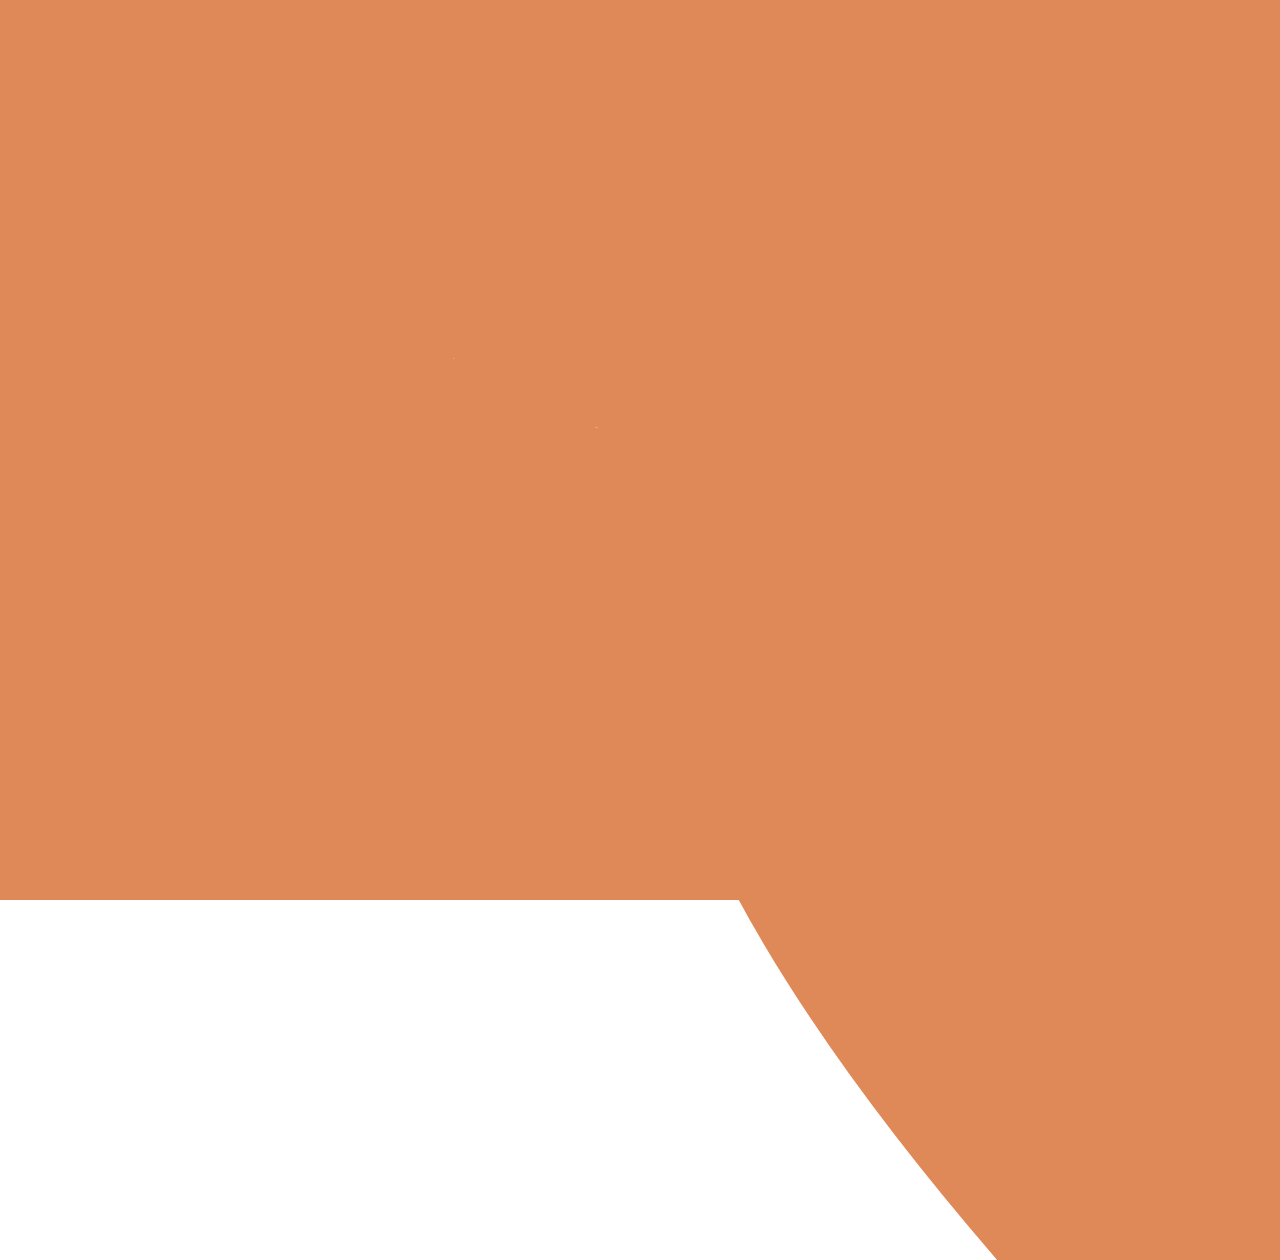
<file: Resume/index.html>
<!DOCTYPE html>
<html lang="zh">
<head>
    <meta charset="UTF-8">
    <meta http-equiv="X-UA-Compatible" content="IE=edge">
    <meta name="viewport" content="width=device-width, initial-scale=1.0">
    <meta name="auther" content="Martin Lin">
    <meta name="robots" content="index, follow">
    <meta name="description" content="這是 Martin Lin 的個人網站，Martin Lin是一個網頁開發工程師">
    <link rel="stylesheet" href="styles/style.css">
    <link rel="stylesheet" href="styles/animation.css">
    <title>首頁 | Martin 網頁前端工程師</title>
    <link rel="preconnect" href="https://fonts.googleapis.com">
    <link rel="preconnect" href="https://fonts.gstatic.com" crossorigin>
    <link href="https://fonts.googleapis.com/css2?family=Noto+Sans+TC&display=swap" rel="stylesheet"> 
</head>
<body>
    <!-- animation -->
    <div class="animation">
        <div class="logo">
            <svg width="100" height="101" viewBox="0 0 100 101" fill="none" xmlns="http://www.w3.org/2000/svg">
                <path d="M5.00851 2.59091H2.50851V5.09091V96V98.5H5.00851H15.3068H17.8068V96V37.4223L42.2916 96.951L42.9288 98.5H44.6037H54.5469H56.2218L56.8589 96.951L81.3437 37.4223V96V98.5H83.8437H94.142H96.642V96V5.09091V2.59091H94.142H81.0028H79.325L78.6892 4.14369L49.5753 75.2554L20.4613 4.14369L19.8256 2.59091H18.1477H5.00851Z" 
                stroke="#FFF1F1" 
                stroke-width="2"
                id="first"
                class="thePaths"
                />
            </svg>
            <svg width="65" height="82" viewBox="0 0 65 82" fill="none" xmlns="http://www.w3.org/2000/svg">
                <path d="M15.8244 76.4186L15.8322 76.4223L15.84 76.4259C19.726 78.222 24.0107 79.098 28.652 79.098C32.8527 79.098 36.5686 78.4728 39.7161 77.119C42.5887 75.8835 45.0187 74.3482 46.9261 72.4686V75V77.5H49.4261H59.902H62.402V75V30.0781C62.402 24.4255 61.4811 19.6393 59.4288 15.9109C57.4774 12.3659 54.9538 9.59712 51.8171 7.73429C48.9143 5.99336 45.8662 4.82963 42.6815 4.26952C39.7394 3.71857 37.0694 3.43039 34.6889 3.43039C31.0262 3.43039 27.32 3.93557 23.5758 4.93341C19.7125 5.94087 16.1527 7.72619 12.9086 10.2634C9.5565 12.8784 6.95549 16.4733 5.04731 20.9257L3.99962 23.3703L6.50433 24.2649L16.4475 27.816L18.5954 28.5831L19.5559 26.5144C20.4969 24.4876 22.1895 22.446 24.8072 20.4282C27.0673 18.686 30.3816 17.6633 35.044 17.6633C39.4824 17.6633 42.3134 18.7781 44.0412 20.5491L44.0466 20.5546L44.052 20.5601C45.8657 22.3962 46.9261 25.0956 46.9261 29.0128V29.3679C46.9261 30.3778 46.6276 30.6015 46.3831 30.7387L46.3715 30.7451L46.36 30.7518C45.6357 31.1682 44.1664 31.6121 41.6543 31.8985C39.0524 32.1678 35.6751 32.5697 31.5292 33.1028L31.5237 33.1035C28.283 33.5275 25.0582 34.1027 21.8495 34.829C18.5373 35.5553 15.4767 36.6672 12.6821 38.1769C9.73316 39.77 7.35567 41.9904 5.58546 44.8138C3.71934 47.7595 2.89204 51.4337 2.89204 55.6463C2.89204 60.4848 4.02591 64.7727 6.41311 68.3876L6.41916 68.3967C8.75411 71.8991 11.9091 74.5762 15.8244 76.4186ZM39.4927 62.5713L39.4831 62.5769C37.1083 63.9374 34.0708 64.6875 30.25 64.6875C26.4483 64.6875 23.5268 63.8554 21.3177 62.3711C19.3906 61.0316 18.3679 59.0988 18.3679 56.179C18.3679 53.9674 18.9478 52.5336 19.8349 51.5721C20.9555 50.3604 22.4657 49.4006 24.4619 48.7437L24.4709 48.7407L24.4798 48.7377C26.6782 47.9957 29.0623 47.4528 31.6387 47.1168L31.6415 47.1164C32.7467 46.971 34.1964 46.7952 35.9949 46.5888L36.0124 46.5868L36.0298 46.5845C37.8857 46.3451 39.7849 46.0759 41.7274 45.777L41.7429 45.7746L41.7583 45.7721C43.6734 45.4529 45.399 45.0875 46.9261 44.6713V50.3196C46.9261 52.7032 46.3112 54.9837 45.0391 57.1971L45.0337 57.2065L45.0284 57.216C43.8267 59.3496 42.0153 61.1411 39.4927 62.5713Z" 
                stroke="#FFF1F1" 
                stroke-width="2"
                id="second"
                class="thePaths"
                />
            </svg>
            <svg width="45" height="80" viewBox="0 0 45 80" fill="none" xmlns="http://www.w3.org/2000/svg">
                <path d="M3.08807 75V77.5H5.58807H16.0639H18.5639V75V31.8537C18.5639 29.197 19.1963 26.9238 20.4085 24.9585C21.6791 22.9169 23.3878 21.3278 25.5776 20.17L25.5777 20.17L25.5869 20.1651C27.7861 18.9905 30.3323 18.3736 33.2869 18.3736C34.5541 18.3736 35.7327 18.468 36.8266 18.6503L36.8593 18.6557L36.8921 18.6603C38.2019 18.8431 38.8727 18.9592 39.0726 19.0092L42.179 19.7857V16.5838V5.9304V3.66794L39.9278 3.44281C39.2415 3.37418 38.2941 3.32805 37.1241 3.29805C35.958 3.26815 34.9732 3.25284 34.1747 3.25284C29.6373 3.25284 25.4921 4.42769 21.8104 6.80401L23.1558 8.88833L21.8104 6.80401C20.4669 7.67118 19.2644 8.64328 18.2088 9.71949V6.81818V4.31818H15.7088H5.58807H3.08807V6.81818V75Z" 
                stroke="#FFF1F1" 
                stroke-width="2"
                id="third"
                class="thePaths"
                />
            </svg>
            <svg width="48" height="96" viewBox="0 0 48 96" fill="none" xmlns="http://www.w3.org/2000/svg">
                <path d="M42.8338 21.3352V18.8352H40.3338H28.2741V5V2.5H25.7741H15.2983H12.7983V5V18.8352H5H2.5V21.3352V30.2131V32.7131H5H12.7983V72.8267C12.7983 77.1803 13.8093 81.002 16.0067 84.121L16.0122 84.1287L16.0177 84.1364C18.1278 87.0838 20.8057 89.3129 24.033 90.7737L24.042 90.7777C27.1873 92.1865 30.4345 92.9048 33.7642 92.9048C35.8115 92.9048 37.6216 92.7525 39.141 92.4024C40.4523 92.1272 41.5765 91.832 42.4545 91.5028L44.4966 90.737L44.015 88.6099L41.8843 79.1994L41.346 76.8219L38.9557 77.3L37.2313 77.6449C36.6742 77.7303 35.8857 77.7841 34.8295 77.7841C33.5643 77.7841 32.3836 77.5921 31.2739 77.2185C30.5427 76.9411 29.8448 76.3922 29.2101 75.3657C28.6872 74.4473 28.2741 72.7608 28.2741 69.9858V32.7131H40.3338H42.8338V30.2131V21.3352Z" 
                stroke="#FFF1F1" 
                stroke-width="2"
                id="fourth"
                class="thePaths"/>
            </svg>
            <svg width="26" height="104" viewBox="0 0 26 104" fill="none" xmlns="http://www.w3.org/2000/svg">
                <path d="M5.08808 99V101.5H7.58808H18.0639H20.5639V99V30.8182V28.3182H18.0639H7.58808H5.08808V30.8182V99ZM5.90191 19.1725L5.91101 19.1812L5.92019 19.1898C7.86629 21.0192 10.2405 21.9545 12.9148 21.9545C15.5858 21.9545 17.9519 21.0208 19.8742 19.1812C21.8281 17.3403 22.8722 15.0214 22.8722 12.3523C22.8722 9.68318 21.8281 7.36421 19.8742 5.52339C17.9519 3.68376 15.5858 2.75 12.9148 2.75C10.2405 2.75 7.8663 3.68539 5.9202 5.51472L5.91101 5.52336L5.9019 5.53209C3.97623 7.37917 2.9574 9.6963 2.9574 12.3523C2.9574 15.0082 3.97623 17.3254 5.90191 19.1725Z" 
                stroke="#FFF1F1" 
                stroke-width="2"
                id="fifth"
                class="thePaths"
                />
            </svg>
            <svg width="65" height="80" viewBox="0 0 65 80" fill="none" xmlns="http://www.w3.org/2000/svg" style="margin-right: 2rem;">
                <path d="M16.0639 77.5H18.5639V75V33.9844C18.5639 30.3319 19.2586 27.3903 20.5252 25.0558C21.8217 22.6661 23.5478 20.9077 25.709 19.7031C27.932 18.4803 30.4962 17.8409 33.4645 17.8409C37.758 17.8409 40.8566 19.1518 43.0785 21.5628L43.0785 21.5628L43.0869 21.5718C45.3174 23.9685 46.5895 27.4595 46.5895 32.3864V75V77.5H49.0895H59.5653H62.0653V75V31.6761C62.0653 25.621 61.0643 20.4083 58.9113 16.1663C56.7797 11.9371 53.7425 8.70234 49.794 6.57417C45.9074 4.44988 41.4443 3.43039 36.483 3.43039C31.005 3.43039 26.2873 4.56275 22.514 7.03029C20.9015 8.07178 19.4651 9.26781 18.2088 10.6155V6.81817V4.31817H15.7088H5.58807H3.08807V6.81817V75V77.5H5.58807H16.0639Z" 
                stroke="#FFF1F1" 
                stroke-width="2"
                id="sixth"
                class="thePaths"
                />
            </svg>
            <svg width="64" height="101" viewBox="0 0 64 101" fill="none" xmlns="http://www.w3.org/2000/svg">
                <path d="M2.50854 96V98.5H5.00854H58.2756H60.7756V96V86.2344V83.7344H58.2756H18.5171V5.09091V2.59091H16.0171H5.00854H2.50854V5.09091V96Z" 
                stroke="#FFF1F1" 
                stroke-width="2"
                id="seventh"
                class="thePaths"/>
            </svg>
            <svg width="26" height="104" viewBox="0 0 26 104" fill="none" xmlns="http://www.w3.org/2000/svg">
                <path d="M5.08808 99V101.5H7.58808H18.0639H20.5639V99V30.8182V28.3182H18.0639H7.58808H5.08808V30.8182V99ZM5.90191 19.1725L5.91101 19.1812L5.92019 19.1898C7.86629 21.0192 10.2405 21.9545 12.9148 21.9545C15.5858 21.9545 17.9519 21.0208 19.8742 19.1812C21.8281 17.3403 22.8722 15.0214 22.8722 12.3523C22.8722 9.68318 21.8281 7.36421 19.8742 5.52339C17.9519 3.68376 15.5858 2.75 12.9148 2.75C10.2405 2.75 7.8663 3.68539 5.9202 5.51472L5.91101 5.52336L5.9019 5.53209C3.97623 7.37917 2.9574 9.6963 2.9574 12.3523C2.9574 15.0082 3.97623 17.3254 5.90191 19.1725Z" 
                stroke="#FFF1F1" 
                stroke-width="2"
                id="eighth"
                class="thePaths"/>
            </svg>
            <svg width="65" height="80" viewBox="0 0 65 80" fill="none" xmlns="http://www.w3.org/2000/svg">
                <path d="M16.0639 77.5H18.5639V75V33.9844C18.5639 30.3319 19.2586 27.3903 20.5252 25.0558C21.8217 22.6661 23.5478 20.9077 25.709 19.7031C27.932 18.4803 30.4962 17.8409 33.4645 17.8409C37.758 17.8409 40.8566 19.1518 43.0785 21.5628L43.0785 21.5628L43.0869 21.5718C45.3174 23.9685 46.5895 27.4595 46.5895 32.3864V75V77.5H49.0895H59.5653H62.0653V75V31.6761C62.0653 25.621 61.0643 20.4083 58.9113 16.1663C56.7797 11.9371 53.7425 8.70234 49.794 6.57417C45.9074 4.44988 41.4443 3.43039 36.483 3.43039C31.005 3.43039 26.2873 4.56275 22.514 7.03029C20.9015 8.07178 19.4651 9.26781 18.2088 10.6155V6.81817V4.31817H15.7088H5.58807H3.08807V6.81817V75V77.5H5.58807H16.0639Z" 
                stroke="#FFF1F1" 
                stroke-width="2"
                id="nineth"
                class="thePaths"/>
            </svg>
            <br/>
            <svg width="122" height="128" viewBox="0 0 122 128" fill="none" xmlns="http://www.w3.org/2000/svg">
                <path d="M64.1082 29.1793C66.0209 33.2916 67.8398 38.5841 68.8109 42.75H64.875H62.625V23.875H70.8866L65.5404 25.7684L62.9487 26.6863L64.1082 29.1793ZM62.625 63.25V55.125H64.875H76.875V63.25H63.875H62.625ZM63.875 75.625H66.625V90.75C66.625 95.224 67.0675 99.1087 69.3374 101.753C71.7122 104.52 75.4467 105.25 80 105.25H80.0096H80.0195H80.0295H80.0398H80.0502H80.0609H80.0717H80.0828H80.0941H80.1055H80.1172H80.1291H80.1411H80.1534H80.1659H80.1786H80.1914H80.2045H80.2177H80.2312H80.2448H80.2586H80.2726H80.2869H80.3013H80.3158H80.3306H80.3456H80.3607H80.3761H80.3916H80.4073H80.4232H80.4393H80.4556H80.472H80.4886H80.5054H80.5224H80.5395H80.5569H80.5744H80.5921H80.6099H80.628H80.6462H80.6646H80.6831H80.7018H80.7207H80.7398H80.759H80.7784H80.798H80.8177H80.8376H80.8577H80.8779H80.8983H80.9189H80.9396H80.9605H80.9815H81.0027H81.024H81.0456H81.0672H81.0891H81.111H81.1332H81.1554H81.1779H81.2005H81.2232H81.2461H81.2692H81.2924H81.3157H81.3392H81.3628H81.3866H81.4105H81.4346H81.4588H81.4832H81.5077H81.5323H81.5571H81.582H81.6071H81.6323H81.6576H81.6831H81.7087H81.7344H81.7603H81.7863H81.8124H81.8387H81.8651H81.8916H81.9183H81.9451H81.972H81.9991H82.0262H82.0535H82.0809H82.1085H82.1362H82.1639H82.1919H82.2199H82.248H82.2763H82.3047H82.3332H82.3618H82.3906H82.4194H82.4484H82.4775H82.5067H82.536H82.5654H82.5949H82.6246H82.6543H82.6842H82.7141H82.7442H82.7744H82.8046H82.835H82.8655H82.8961H82.9268H82.9576H82.9885H83.0195H83.0505H83.0817H83.113H83.1444H83.1759H83.2074H83.2391H83.2709H83.3027H83.3346H83.3667H83.3988H83.431H83.4633H83.4957H83.5282H83.5607H83.5934H83.6261H83.6589H83.6918H83.7248H83.7578H83.791H83.8242H83.8575H83.8909H83.9243H83.9578H83.9914H84.0251H84.0589H84.0927H84.1266H84.1606H84.1946H84.2287H84.2629H84.2972H84.3315H84.3659H84.4003H84.4348H84.4694H84.5041H84.5388H84.5735H84.6084H84.6433H84.6782H84.7132H84.7483H84.7834H84.8186H84.8539H84.8891H84.9245H84.9599H84.9954H85.0309H85.0664H85.102H85.1377H85.1734H85.2092H85.245H85.2808H85.3167H85.3527H85.3886H85.4247H85.4607H85.4969H85.533H85.5692H85.6054H85.6417H85.678H85.7144H85.7508H85.7872H85.8236H85.8601H85.8966H85.9332H85.9698H86.0064H86.043H86.0797H86.1164H86.1532H86.1899H86.2267H86.2635H86.3003H86.3372H86.3741H86.411H86.4479H86.4849H86.5218H86.5588H86.5958H86.6328H86.6699H86.7069H86.744H86.7811H86.8182H86.8553H86.8924H86.9295H86.9667H87.0038H87.041H87.0781H87.1153H87.1525H87.1897H87.2269H87.2641H87.3013H87.3385H87.3757H87.4129H87.4501H87.4873H87.5245H87.5617H87.5989H87.636H87.6732H87.7104H87.7476H87.7848H87.8219H87.8591H87.8962H87.9333H87.9705H88.0076H88.0447H88.0817H88.1188H88.1559H88.1929H88.2299H88.2669H88.3039H88.3409H88.3778H88.4148H88.4517H88.4886H88.5254H88.5623H88.5991H88.6359H88.6726H88.7094H88.7461H88.7828H88.8194H88.856H88.8926H88.9292H88.9657H89.0022H89.0387H89.0751H89.1115H89.1478H89.1841H89.2204H89.2567H89.2929H89.329H89.3651H89.4012H89.4373H89.4733H89.5092H89.5451H89.581H89.6168H89.6525H89.6883H89.7239H89.7595H89.7951H89.8306H89.8661H89.9015H89.9369H89.9722H90.0074H90.0426H90.0777H90.1128H90.1478H90.1828H90.2177H90.2525H90.2873H90.322H90.3567H90.3913H90.4258H90.4603H90.4947H90.529H90.5633H90.5975H90.6316H90.6656H90.6996H90.7335H90.7674H90.8011H90.8348H90.8684H90.902H90.9354H90.9688H91.0021H91.0354H91.0685H91.1016H91.1346H91.1675H91.2003H91.233H91.2657H91.2983H91.3308H91.3632H91.3955H91.4277H91.4598H91.4919H91.5238H91.5557H91.5875H91.6191H91.6507H91.6822H91.7136H91.7449H91.7761H91.8072H91.8382H91.8691H91.8999H91.9306H91.9612H91.9917H92.0221H92.0524H92.0826H92.1127H92.1427H92.1726H92.2023H92.232H92.2615H92.291H92.3203H92.3495H92.3786H92.4076H92.4365H92.4652H92.4939H92.5224H92.5508H92.5791H92.6072H92.6353H92.6632H92.691H92.7187H92.7463H92.7737H92.801H92.8282H92.8553H92.8822H92.909H92.9357H92.9623H92.9887H93.015H93.0411H93.0672H93.0931H93.1188H93.1445H93.17H93.1953H93.2205H93.2456H93.2705H93.2953H93.32H93.3445H93.3689H93.3931H93.4172H93.4412H93.465H93.4886H93.5122H93.5355H93.5587H93.5818H93.6047H93.6275H93.6501H93.6726H93.6949H93.717H93.739H93.7609H93.7826H93.8041H93.8255H93.8467H93.8678H93.8887H93.9094H93.93H93.9504H93.9707H93.9908H94.0107H94.0304H94.05H94.0695H94.0887H94.1078H94.1267H94.1455H94.1641H94.1825H94.2007H94.2188H94.2367H94.2544H94.2719H94.2893H94.3065H94.3235H94.3403H94.3569H94.3734H94.3897H94.4058H94.4217H94.4375H94.453H94.4684H94.4836H94.4986H94.5134H94.528H94.5424H94.5567H94.5707H94.5846H94.5982H94.6117H94.625H94.6715C96.1376 105.25 97.6687 105.25 99.041 105.167C100.381 105.087 101.831 104.917 103.022 104.458L104.864 103.75L104.603 101.795C104.486 100.92 104.366 99.6336 104.24 98.2424C104.229 98.1258 104.218 98.0084 104.208 97.8907C104.094 96.6387 103.977 95.342 103.858 94.3329L103.532 91.5616L100.813 92.189C99.5042 92.491 96.4024 92.625 94.5 92.625H94.4875H94.4747H94.4618H94.4487H94.4355H94.422H94.4084H94.3946H94.3806H94.3665H94.3521H94.3376H94.3229H94.3081H94.293H94.2778H94.2625H94.2469H94.2312H94.2153H94.1993H94.183H94.1666H94.1501H94.1334H94.1165H94.0994H94.0822H94.0648H94.0473H94.0296H94.0117H93.9937H93.9755H93.9571H93.9386H93.92H93.9012H93.8822H93.863H93.8438H93.8243H93.8047H93.785H93.7651H93.745H93.7248H93.7045H93.684H93.6634H93.6426H93.6216H93.6005H93.5793H93.5579H93.5364H93.5147H93.4929H93.471H93.4489H93.4267H93.4043H93.3818H93.3591H93.3363H93.3134H93.2904H93.2672H93.2439H93.2204H93.1968H93.1731H93.1492H93.1252H93.1011H93.0768H93.0525H93.0279H93.0033H92.9785H92.9536H92.9286H92.9035H92.8782H92.8528H92.8273H92.8017H92.7759H92.75H92.7241H92.6979H92.6717H92.6453H92.6189H92.5923H92.5656H92.5388H92.5118H92.4848H92.4576H92.4304H92.403H92.3755H92.3479H92.3202H92.2924H92.2644H92.2364H92.2083H92.18H92.1517H92.1232H92.0947H92.066H92.0372H92.0084H91.9794H91.9503H91.9212H91.8919H91.8625H91.8331H91.8035H91.7739H91.7441H91.7143H91.6843H91.6543H91.6242H91.594H91.5637H91.5333H91.5028H91.4722H91.4416H91.4108H91.38H91.3491H91.3181H91.287H91.2558H91.2245H91.1932H91.1618H91.1303H91.0987H91.067H91.0353H91.0035H90.9716H90.9396H90.9076H90.8754H90.8432H90.811H90.7786H90.7462H90.7137H90.6812H90.6485H90.6158H90.5831H90.5502H90.5173H90.4844H90.4513H90.4182H90.3851H90.3518H90.3185H90.2852H90.2518H90.2183H90.1847H90.1511H90.1175H90.0838H90.05H90.0162H89.9823H89.9483H89.9143H89.8803H89.8462H89.812H89.7778H89.7436H89.7093H89.6749H89.6405H89.606H89.5715H89.537H89.5024H89.4678H89.4331H89.3983H89.3636H89.3287H89.2939H89.259H89.224H89.1891H89.1541H89.119H89.0839H89.0488H89.0136H88.9784H88.9432H88.9079H88.8726H88.8372H88.8019H88.7665H88.731H88.6956H88.6601H88.6246H88.589H88.5534H88.5178H88.4822H88.4466H88.4109H88.3752H88.3395H88.3037H88.268H88.2322H88.1964H88.1606H88.1247H88.0889H88.053H88.0171H87.9812H87.9453H87.9093H87.8734H87.8374H87.8014H87.7654H87.7294H87.6934H87.6574H87.6214H87.5854H87.5493H87.5133H87.4772H87.4411H87.4051H87.369H87.333H87.2969H87.2608H87.2247H87.1887H87.1526H87.1165H87.0805H87.0444H87.0083H86.9723H86.9362H86.9002H86.8641H86.8281H86.7921H86.756H86.72H86.684H86.648H86.6121H86.5761H86.5402H86.5042H86.4683H86.4324H86.3965H86.3606H86.3248H86.2889H86.2531H86.2173H86.1815H86.1457H86.11H86.0743H86.0386H86.0029H85.9672H85.9316H85.896H85.8604H85.8249H85.7894H85.7539H85.7184H85.683H85.6476H85.6122H85.5769H85.5416H85.5063H85.4711H85.4358H85.4007H85.3655H85.3305H85.2954H85.2604H85.2254H85.1905H85.1555H85.1207H85.0859H85.0511H85.0164H84.9817H84.947H84.9124H84.8779H84.8434H84.8089H84.7745H84.7402H84.7058H84.6716H84.6374H84.6032H84.5691H84.5351H84.5011H84.4671H84.4332H84.3994H84.3656H84.3319H84.2982H84.2646H84.2311H84.1976H84.1642H84.1309H84.0976H84.0643H84.0312H83.9981H83.965H83.932H83.8991H83.8663H83.8335H83.8008H83.7682H83.7356H83.7031H83.6707H83.6384H83.6061H83.5739H83.5418H83.5097H83.4778H83.4459H83.414H83.3823H83.3506H83.3191H83.2876H83.2561H83.2248H83.1935H83.1624H83.1313H83.1003H83.0693H83.0385H83.0077H82.9771H82.9465H82.916H82.8856H82.8553H82.8251H82.795H82.7649H82.735H82.7052H82.6754H82.6458H82.6162H82.5867H82.5574H82.5281H82.4989H82.4699H82.4409H82.412H82.3833H82.3546H82.326H82.2976H82.2692H82.241H82.2128H82.1848H82.1568H82.129H82.1013H82.0737H82.0462H82.0188H81.9916H81.9644H81.9373H81.9104H81.8836H81.8569H81.8303H81.8038H81.7775H81.7512H81.7251H81.6991H81.6732H81.6475H81.6218H81.5963H81.5709H81.5456H81.5205H81.4955H81.4706H81.4458H81.4212H81.3967H81.3723H81.348H81.3239H81.2999H81.276H81.2523H81.2287H81.2052H81.1819H81.1587H81.1356H81.1127H81.0899H81.0673H81.0447H81.0224H81.0001H80.9781H80.9561H80.9343H80.9126H80.8911H80.8697H80.8485H80.8274H80.8064H80.7856H80.765H80.7445H80.7241H80.7039H80.6839H80.664H80.6442H80.6246H80.6052H80.5859H80.5668H80.5478H80.529H80.5103H80.4918H80.4734H80.4552H80.4372H80.4193H80.4016H80.3841H80.3667H80.3495H80.3324H80.3155H80.2988H80.2822H80.2658H80.2496H80.2335H80.2176H80.2019H80.1864H80.171H80.1558H80.1407H80.1259H80.1112H80.0967H80.0823H80.0682H80.0542H80.0404H80.0267H80.0133H80C79.9367 92.625 79.8801 92.624 79.8295 92.6222C79.8278 92.6102 79.8261 92.5977 79.8245 92.5849C79.7741 92.2009 79.75 91.6613 79.75 90.875V75.625H103.875H105.5V111.376C105.205 111.377 104.832 111.381 104.395 111.385C101.955 111.409 97.4827 111.452 92.986 111.252L88.8383 111.068L90.6157 114.82C91.6742 117.055 92.8069 120.526 93.0153 122.401L93.2624 124.625H95.5C99.5726 124.625 103.03 124.563 105.9 124.336C108.745 124.111 111.185 123.713 113.147 122.958L113.207 122.935L113.265 122.91C115.399 121.961 117.001 120.573 117.972 118.471C118.878 116.511 119.125 114.157 119.125 111.5V13V10.5H116.625H114H111.5H108H105.5H51.625H49.125V13V23.5137L47.4204 22.729L39.5454 19.1041L37.3876 18.1108L36.2854 20.215C33.2366 26.0355 29.2219 32.9427 24.8902 39.7796C23.8445 38.4592 22.7079 37.1071 21.5146 35.7535C25.9886 28.7586 30.9324 19.2623 34.9739 11.392L36.252 8.90317L33.6356 7.91211L25.3856 4.7871L23.0783 3.91313L22.174 6.20869C19.8586 12.0863 16.19 20.0231 12.6734 26.6516C12.1714 26.1809 11.6729 25.7209 11.18 25.2736L9.24884 23.5213L7.57945 25.5245L2.57945 31.5245L1.08941 33.3126L2.76655 34.9264C7.90544 39.8714 13.4846 46.2572 17.0716 51.5044C15.0579 54.3613 13.057 57.067 11.128 59.5162C8.35328 59.6477 5.75635 59.7686 3.38518 59.8776L0.698797 60.0012L1.01763 62.6714L2.01763 71.0464L2.29873 73.4006L4.66448 73.2446C9.5269 72.924 15.0886 72.5783 21.0287 72.2092C21.2686 72.1943 21.509 72.1793 21.75 72.1643V122V124.5H24.25H32.5H35V122V82.2801C37.7474 89.2087 40.0871 97.864 40.7685 103.429L41.1323 106.4L43.991 105.513L49.125 103.919V122.25V124.75H51.625H60.125H62.625V122.25V75.625H63.875ZM103.875 63.25H90V55.125H103.125H105.5V63.25H103.875ZM105.5 23.875V42.75H103.125H97.6329C98.8552 40.2197 100.152 37.3756 101.436 34.5589C102.354 32.5462 103.265 30.5475 104.138 28.6873L105.339 26.1297L102.654 25.2494L98.4619 23.875H105.5ZM85.3452 42.4741L85.221 42.75H80.847L80.841 42.714C80.0447 37.9362 77.5784 30.4276 74.5795 24.8209L74.0735 23.875H91.9893L91.828 24.5054C90.4988 29.7015 87.5558 37.5616 85.3452 42.4741ZM49.125 25.3115V57.6699C47.1072 53.5615 44.8011 49.4237 42.4842 45.7828L41.3459 43.9941L39.3953 44.8249L35.161 46.6285C39.9481 39.7152 44.5869 32.612 48.4982 26.3198L49.125 25.3115ZM35 78.2129V71.3329C36.9461 71.2087 38.9051 71.0825 40.8676 70.9541C41.5083 72.7373 42.0406 74.4132 42.4353 75.9147L36.1367 77.8615L35 78.2129ZM49.125 85.1037C48.3587 82.8195 47.5143 80.5615 46.6154 78.4423L49.125 77.2938V85.1037ZM31.6692 51.5978C32.9295 53.6966 34.1764 55.9728 35.3585 58.3079C32.3239 58.4676 29.333 58.6215 26.4205 58.7685C28.1525 56.4679 29.9114 54.0615 31.6692 51.5978ZM11.43 76.0373L8.84847 75.5865L8.51975 78.1864C7.15116 89.0107 4.81631 99.8827 1.03613 107.089L-0.180539 109.408L2.19279 110.515C2.64356 110.726 3.12067 110.943 3.62883 111.174C4.32024 111.488 5.06913 111.829 5.88738 112.215C7.27137 112.867 8.41656 113.449 8.98825 113.83L11.3446 115.401L12.6111 112.868C16.7934 104.503 19.7139 92.1841 21.3519 80.214L21.6786 77.8267L19.305 77.4123L11.43 76.0373Z" 
                stroke="#FFF1F1" 
                stroke-width="2"
                id="tenth"
                class="thePaths"/>
            </svg>
            <svg width="134" height="121" viewBox="0 0 134 121" fill="none" xmlns="http://www.w3.org/2000/svg">
                <path d="M109.875 23.125H72.4522C73.1367 21.0335 73.8284 18.8372 74.5089 16.625H119.5H122V14.125V5.5V3H119.5H15.125H12.625V5.5V14.125V16.625H15.125H58.9004C58.4419 18.8131 57.9218 21.04 57.381 23.125H27H24.5V25.625V89.375V91.875H27H43.1928C34.1997 96.5589 20.9507 101.389 9.97667 104.336L5.64715 105.498L8.91159 108.571C10.9302 110.47 13.7097 113.613 15.125 115.5L16.1519 116.869L17.7999 116.407C31.3068 112.62 48.5403 105.919 59.6756 99.135L62.8936 97.1746L59.8365 94.9717L55.539 91.875H79.2867L75.0529 95.7893L71.9752 98.6347L75.9413 99.9906C90.4501 104.951 105.19 111.52 113.921 116.316L115.313 117.081L116.597 116.146L125.347 109.771L128.668 107.351L124.993 105.514C116.866 101.45 104.521 96.3026 92.1408 91.875H109.875H112.375V89.375V25.625V23.125H109.875ZM39.25 35.625H97.375V41.875H39.25V35.625ZM39.25 54.125H97.375V60.625H39.25V54.125ZM39.25 72.875H97.375V79.375H39.25V72.875Z" 
                stroke="#FFF1F1" 
                stroke-width="2"
                id="eleventh"
                class="thePaths"/>
            </svg>
            <svg width="123" height="127" viewBox="0 0 123 127" fill="none" xmlns="http://www.w3.org/2000/svg">
                <path d="M5.625 24.25H3.125V26.75V35.5V38H5.625H117.375H119.875V35.5V26.75V24.25H117.375H92.9194C95.8094 19.9778 98.7381 15.3694 101.382 11.0564L103.039 8.3526L100.023 7.37242L90.0227 4.12242L87.9132 3.43683L86.9813 5.44969C84.4213 10.9793 80.1263 18.5131 76.2239 24.25H48.7841L48.3725 23.4051C45.8635 18.255 40.456 10.6854 35.4768 5.19546L34.3345 3.93605L32.7435 4.53558L24.1185 7.78557L20.726 9.0639L23.1267 11.7805C26.3879 15.4708 29.7983 20.2198 32.1833 24.25H5.625ZM24.875 121.375V96.875H47.625V110.886C45.9354 110.996 40.3801 110.998 34.2249 110.752L29.894 110.579L31.9127 114.414C33.0882 116.648 34.364 119.927 34.8036 122.015L35.2215 124H37.25H37.3272C41.5143 124 45.0817 124 48.023 123.807C50.9498 123.615 53.5249 123.221 55.6253 122.291C57.7811 121.364 59.439 120.011 60.4761 117.982C61.4625 116.052 61.75 113.768 61.75 111.25V46.625V44.125H59.25H55.625H53.125H50.125H47.625H13.5H11V46.625V121.375V123.875H13.5H22.375H24.875V121.375ZM24.875 84.5V76.875H47.625V84.5H24.875ZM24.875 57.25H47.625V64.5H24.875V57.25ZM74.375 45.25H71.875V47.75V99.125V101.625H74.375H83.25H85.75V99.125V47.75V45.25H83.25H74.375ZM99.75 41.5H97.25V44V110.233C97.1677 110.241 97.076 110.248 96.9741 110.255C94.9692 110.372 88.324 110.376 80.7069 110.126L76.3184 109.982L78.4345 113.83C79.701 116.133 81.1041 119.893 81.5485 122.115L81.9505 124.125H84C88.8809 124.125 92.9578 124.063 96.3196 123.822C99.66 123.582 102.456 123.156 104.711 122.356L104.744 122.344L104.777 122.331C107.13 121.421 108.964 120.041 110.108 117.842C111.187 115.769 111.5 113.247 111.5 110.375V44V41.5H109H99.75Z" 
                stroke="#FFF1F1" 
                stroke-width="2"
                id="twelveth"
                class="thePaths"/>
            </svg>
            <svg width="128" height="126" viewBox="0 0 128 126" fill="none" xmlns="http://www.w3.org/2000/svg">
                <path d="M50.125 47.875H47.9609C48.1344 46.8213 48.3035 45.7869 48.4677 44.7757L48.8499 42.4219L46.5168 41.929L43.3028 41.25H48.875H51.375V38.75V30.125V27.625H48.875H36.125V6.625V4.125H33.625H25.125H22.625V6.625V27.625H9.375H6.875V30.125V38.75V41.25H9.375H18.4361L11.7002 42.4114L9.15567 42.8501L9.67636 45.3791C12.2775 58.0131 14.25 74.4636 14.25 85.25V88.1855L17.1481 87.7181L24.8981 86.4681L27.0243 86.1252L26.9998 83.9716C26.8725 72.7621 24.7191 56.0859 21.8149 43.0802L21.4062 41.25H34.7181L34.6332 42.298C33.5165 56.0701 30.5331 75.9451 27.8158 87.5553L27.7913 87.66C19.8138 89.3876 12.4624 90.9363 6.54091 92.0425L3.9472 92.5271L4.57083 95.0909L6.82083 104.341L7.40967 106.762L9.83247 106.181C10.6737 105.98 11.5335 105.774 12.4104 105.564C23.7231 102.855 37.8715 99.4672 51.5 95.9607V119.875V122.375H54H62.5H65V119.875V81.125H71V118.625V121.125H73.5H81H83.5V118.625V81.125H90V118.375V120.875H92.5H100.125H102.625V120.342C102.637 120.408 102.648 120.472 102.659 120.536L103.007 122.625H105.125H105.229C107.956 122.625 110.34 122.625 112.383 122.426C114.453 122.224 116.357 121.804 118.115 120.864C119.913 120.03 121.134 118.708 121.829 116.923C122.475 115.265 122.625 113.312 122.625 111.25V70.5V68H120.125H118.75H116.25H111.625H109.125H90.8662C91.2506 66.7859 91.6397 65.54 92.0316 64.285C92.3339 63.317 92.6378 62.3436 92.9427 61.375H122.75H125.25V58.875V50.375V47.875H122.75H50.125ZM41.077 84.7593C43.3615 74.611 45.7261 61.3273 47.625 49.9051V50.375V58.875V61.375H50.125H77.6686C77.2632 63.6098 76.8152 65.8777 76.3553 68H54H51.5V70.5V82.4854L50.5947 82.6819C47.4231 83.3703 44.2364 84.0674 41.077 84.7593ZM102.625 110.128V81.125H109.125V110.195C107.848 110.239 105.471 110.225 102.625 110.128ZM110.333 110.121C110.333 110.122 110.324 110.123 110.303 110.124C110.322 110.121 110.332 110.121 110.333 110.121ZM81.5 2.75H79V5.25V30.25H66.75V11.375V8.875H64.25H55.5H53V11.375V41V43.5H55.5H118.5H121V41V11.375V8.875H118.5H109.5H107V11.375V30.25H93V5.25V2.75H90.5H81.5Z" 
                stroke="#FFF1F1" 
                stroke-width="2"
                id="thirteenth"
                class="thePaths"/>
            </svg>                    
            <svg width="123" height="102" viewBox="0 0 123 102" fill="none" xmlns="http://www.w3.org/2000/svg">
                <path d="M12 2.625H9.5V5.125V14.875V17.375H12H53.375V84.625H5.375H2.875V87.125V96.5V99H5.375H117.75H120.25V96.5V87.125V84.625H117.75H68.875V17.375H111.5H114V14.875V5.125V2.625H111.5H12Z" 
                stroke="#FFF1F1" 
                stroke-width="2"
                id="fourteenth"
                class="thePaths"/>
            </svg>
            <svg width="129" height="125" viewBox="0 0 129 125" fill="none" xmlns="http://www.w3.org/2000/svg">
                <path d="M56.5658 71.375H81V81.375H59H56.5V83.875V92V94.5H59H81V105.875H50.625H48.125V108.375V116.75V119.25H50.625H123.375H125.875V116.75V108.375V105.875H123.375H95.25V94.5H117.75H120.25V92V83.875V81.375H117.75H95.25V71.375H120.625H123.125V68.875V60.625V58.125H120.625H56H53.5V60.625V68.0552C52.1048 66.5841 50.5248 64.9539 48.9546 63.3567C46.0496 60.4018 43.0492 57.4299 41.125 55.6198V51.625H54.375H56.875V49.125V40.25V37.75H54.375H41.125V21.0319C46.4146 19.6654 51.3629 18.1316 55.5578 16.4445L58.25 15.3617V49.625V52.125H60.75H116.25H118.75V49.625V10.25V7.75H116.25H60.75H58.25V10.25V14.3859L56.4705 12.4386L49.8455 5.18857L48.6078 3.83406L46.9445 4.60875C38.1715 8.69481 21.9991 12.1531 7.83547 14.5346L4.42008 15.1089L6.04053 18.1697C7.10619 20.1826 8.25685 22.9755 8.69146 24.8226L9.2126 27.0374L11.4666 26.7266C16.3957 26.0467 21.6922 25.1917 27 24.1738V37.75H9H6.5V40.25V49.125V51.625H9H24.6576C19.6014 64.8675 11.7347 79.0715 4.64176 86.9526L3.25348 88.4951L4.51411 90.1436C6.02202 92.1155 8.1138 95.7471 8.87829 98.0406L10.3028 102.314L13.1756 98.8444C17.9315 93.1002 22.7328 85.0043 27 76.1698V119.75V122.25H29.5H38.625H41.125V119.75V73.0703C43.9887 76.8214 46.6484 80.5096 47.9675 82.763L49.8735 86.0191L52.1291 82.9946L57.6291 75.6196L58.7837 74.0714L57.5772 72.5633C57.3194 72.241 56.9767 71.8395 56.5658 71.375ZM72 20.875H104.625V39H72V20.875Z" 
                stroke="#FFF1F1" 
                stroke-width="2"
                id="fifteenth"
                class="thePaths"/>
            </svg>
            <svg width="120" height="126" viewBox="0 0 120 126" fill="none" xmlns="http://www.w3.org/2000/svg">
                <path d="M6.25 22.375H5H2.5V24.875V117.25V119.75H5H13.5H16V117.25V111.25H43.75H46.25V108.75V71.125V68.625H43.75H16V62.125H42.625H45.125V59.625V24.875V23.75H47.5H73.875V34.125H52.25H49.75V36.625V102.25V104.75H52.25H60.875H63.375V102.25V47.625H73.875V120.875V123.375H76.375H85.25H87.75V120.875V94.4927L88.0377 95.0394C89.1974 97.2428 90.3078 100.43 90.5137 102.387L90.7494 104.625H93H93.0911C96.3918 104.625 99.2577 104.625 101.657 104.429C104.063 104.233 106.263 103.824 108.137 102.851C110.116 101.857 111.496 100.432 112.306 98.4966C113.065 96.6826 113.25 94.5879 113.25 92.375V36.625V34.125H110.75H108.875H106.375H101.875H99.375H87.75V23.75H114.375H116.875V21.25V12.625V10.125H114.375H47.5H45V12.625V21.25V22.375H42.625H27.9231C29.8734 17.8585 31.7986 12.8489 33.4675 8.37345L34.5485 5.47436L31.487 5.02634L21.237 3.52635L18.8889 3.18273L18.4236 5.50971C17.4641 10.3067 15.5808 16.9046 13.7425 22.375H13.5H8.75H6.25ZM16 35.5H31.625V48.875H16V35.5ZM16 98.25V81.75H32.875V98.25H16ZM87.75 91.3083V47.625H99.375V91.4995C97.7122 91.4968 94.2758 91.4801 90.3158 91.3759L87.75 91.3083Z" 
                stroke="#FFF1F1" 
                stroke-width="2"
                id="sixteenth"
                class="thePaths"/>
            </svg>
                    
                
                
                                                     
        </div>
                    
    </div>
    <!-- orange background -->
    <img class="orange" src="./PICTURES/OrangeBackground.svg" alt="">
    <!-- header and navbar -->
    <header>
        <nav>
            <ul>
                <li><a class="active" href="#">首頁</a></li>
                <li><a href="resume.html">我的履歷</a></li>
                <li><a href="contact.html">聯絡方式</a></li>
                <li><a href="History/index.html">Taiwan Project</a></li>
                <li><a href="Hawaii/index.html">Hawaii Project</a></li>
            </ul>
        </nav>
    </header>
    
    <!-- left section and right section in main -->
    <main>
        <section class="left">
            <h1>Hi, I am 
                <br/>
                Martin Lin</h1>
            <p>我是一位畢業於成大光電的碩士畢業生，碩士班專攻於
                光學上的模擬以及雷射系統之設計，且為了分析系統輸
                出之結果，因此懂得利用MATLAB分析輸出光之光學性
                質。
            </p>
            <p>
                此外，因對於程式上的興趣，在修完必修課程之後，也
                選擇了深度學習以及血氧量測演算法之課程，且在課程
                之餘自學了網頁前端之知識。
            </p>
                
        </section>
        <section class="right">
            <img class="myPicture" src="./PICTURES/L76091427-4.jpg" alt="my picture">
        </section>
    </main>
    <!-- links for facebook, instagram and github -->
    <footer>
        <a href="https://github.com/LinTinWei"><img src="./ICONS/github-brands 1.svg" alt="github" title="github page"></a>
        <a href="https://www.instagram.com/martinlin2153/"><img src="./ICONS/instagram.svg" alt="instagram" title="instagram page"></a>
        <a href="https://www.facebook.com/profile.php?id=100000503913345"><img src="./ICONS/facebook.svg" alt="facebook" title="facebook page"></a>
    </footer>
    <script src="./app.js"></script>
</body>
</html>
</file>
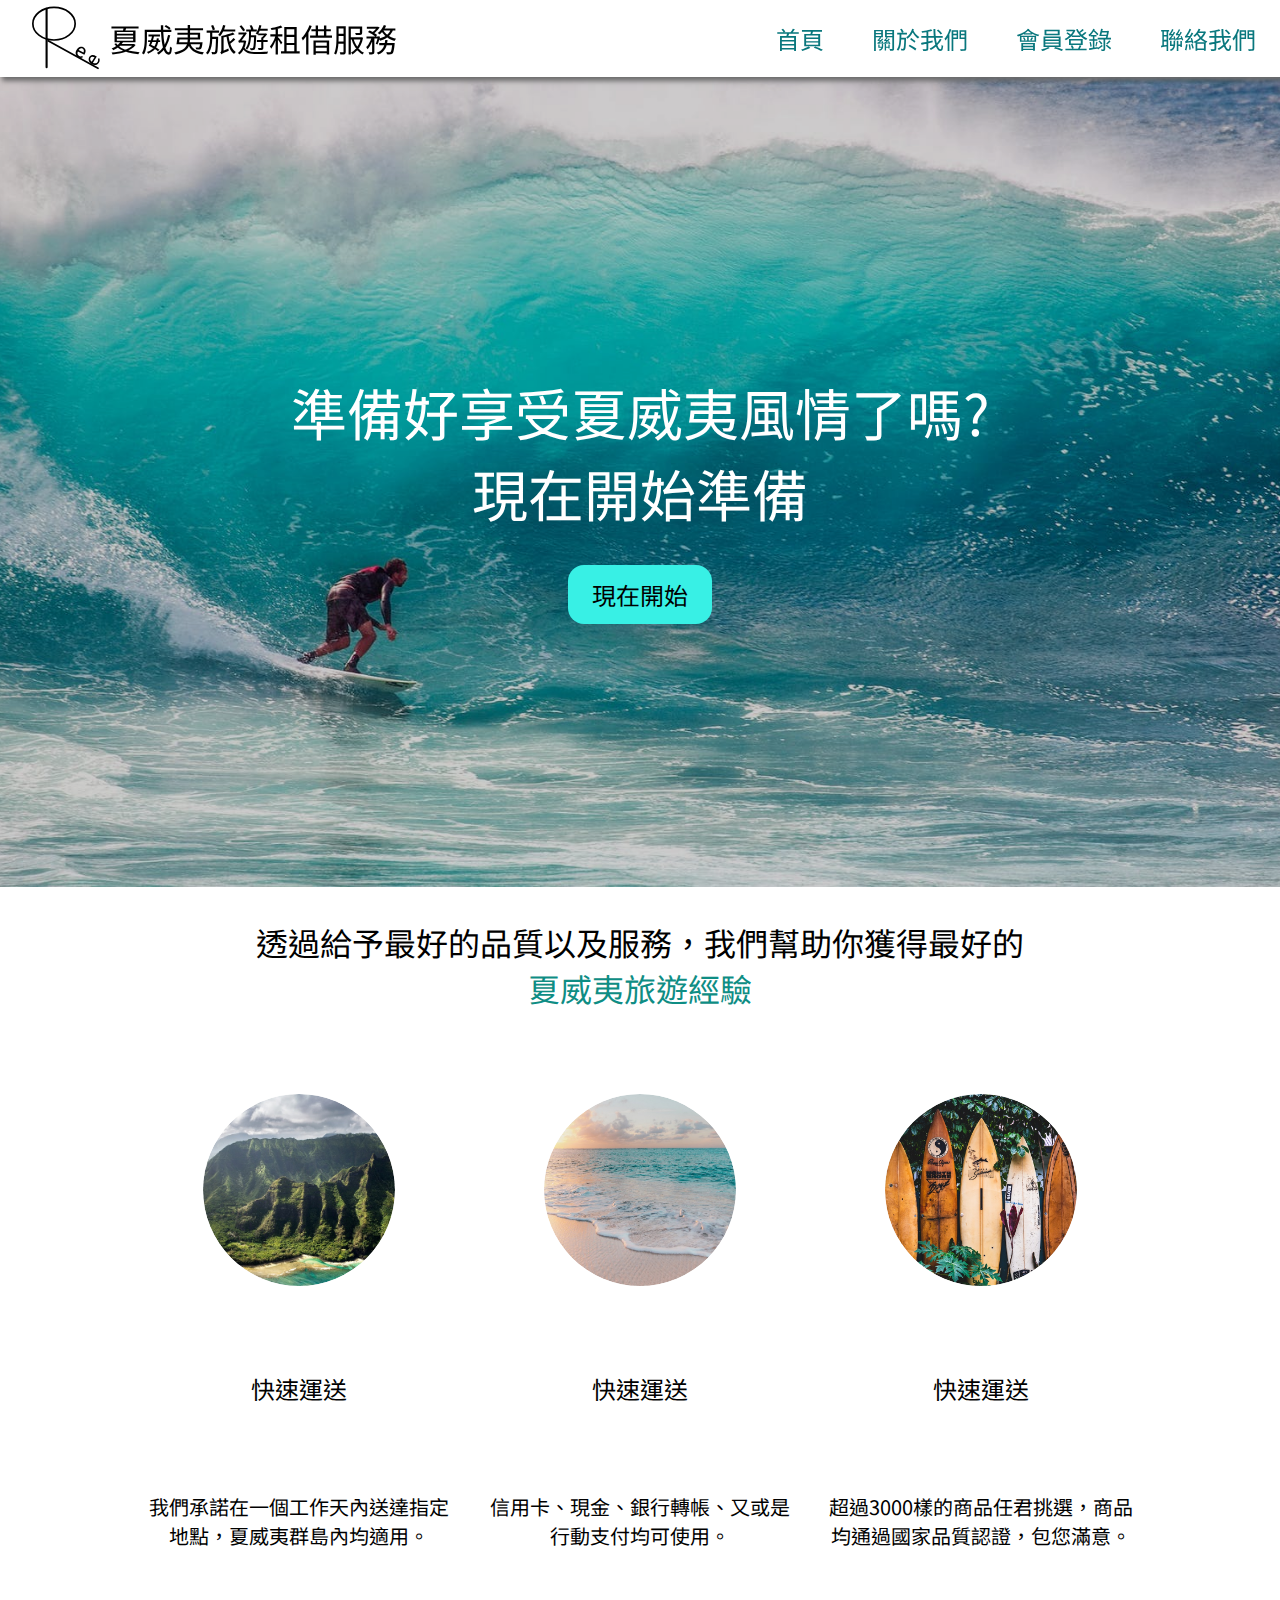
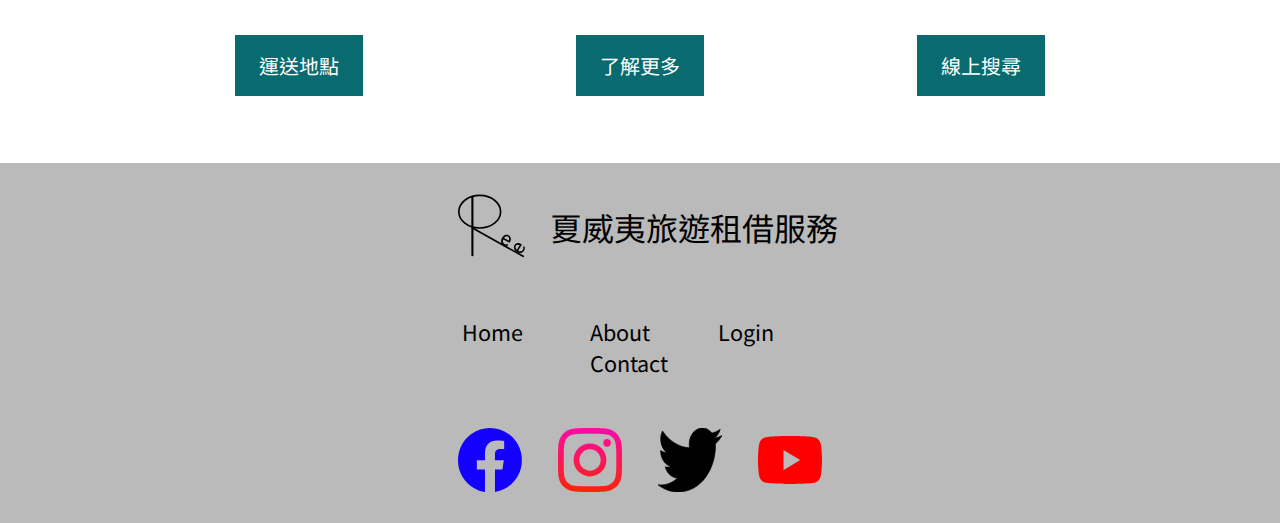
<file: Resume/Hawaii/index.html>
<!DOCTYPE html>
<html lang="zh">
<head>
    <meta charset="UTF-8">
    <meta http-equiv="X-UA-Compatible" content="IE=edge">
    <meta name="viewport" content="width=device-width, initial-scale=1.0">
    <title>夏威夷旅遊租借服務 | 夏威夷最方便快速的旅遊出租服務網站</title>
    <meta name="description" content="我們提供夏威夷旅遊租借服務，例如: 衝浪板、車子、帳篷等等。">
    <meta name="robots" content="index, follow">
    <!-- google font setting -->
    <link rel="preconnect" href="https://fonts.googleapis.com">
    <link rel="preconnect" href="https://fonts.gstatic.com" crossorigin>
    <link href="https://fonts.googleapis.com/css2?family=Noto+Sans+TC&display=swap" rel="stylesheet">
    <link rel="stylesheet" href="./styles/style.css">
    
</head>
<body>
    <header>
        <div class="logo">
            <img src="./Icons/black logo.svg" alt="">
            <h1>夏威夷旅遊租借服務</h1>
        </div>

        <nav>
            <ul>
                <li><a href="#">首頁</a></li>
                <li><a href="#">關於我們</a></li>
                <li><a href="#">會員登錄</a></li>
                <li><a href="#">聯絡我們</a></li>
            </ul>
        </nav>
    </header>
    <!-- image part -->
    <main>
        <section class="backImage">
            <div class="filter"></div>
            <h3>
                準備好享受夏威夷風情了嗎?<br/>
                現在開始準備
            </h3>
            <button class="start">
                現在開始
            </button>
        </section>

        <section class="second">
            <h2>透過給予最好的品質以及服務，我們幫助你獲得最好的<br/>
                <span style="color: #0e8d84;">夏威夷旅遊經驗</span>
            </h2>
            <section class="cards">
                <div class="card">
                    <div class="image-container">
                        <img src="./Pictures/braden-jarvis-prSogOoFmkw-unsplash.jpg" alt="picture">
                    </div>
                    <h4>快速運送</h4>
                    <p>
                        我們承諾在一個工作天內送達指定地點，夏威夷群島內均適用。
                    </p>
                    <a href="#">運送地點</a>
                </div>
                <div class="card">
                    <div class="image-container">
                        <img src="./Pictures/sean-o-KMn4VEeEPR8-unsplash.jpg" alt="picture">
                    </div>
                    <h4>快速運送</h4>
                    <p>
                        信用卡、現金、銀行轉帳、又或是行動支付均可使用。
                    </p>
                    <a href="#">了解更多</a>
                </div>
                <div class="card">
                    <div class="image-container">
                        <img src="./Pictures/tatonomusic-FFCgotROOTY-unsplash.jpg" alt="picture">
                    </div>
                    <h4>快速運送</h4>
                    <p>
                        超過3000樣的商品任君挑選，商品均通過國家品質認證，包您滿意。
                    </p>
                    <a href="#">線上搜尋</a>
                </div>
            </section>    
        </section>
    </main>
    <footer>
        <div class="logo">
            <img src="./Icons/black logo.svg" alt="">
            <h1>夏威夷旅遊租借服務</h1>
        </div>
        <nav>
            <ul>
                <li><a href="#">Home</a></li>
                <li><a href="#">About</a></li>
                <li><a href="#">Login</a></li>
                <li><a href="#">Contact</a></li>
            </ul>
        </nav>

        <section class="links">
            <a href="https://www.facebook.com/profile.php?id=100000503913345"><img src="./Icons1/facebook.svg" alt="facebook"></a>
            <a href="https://www.instagram.com/martinlin2153/"><img src="./Icons1/instagram.svg" alt="instagram"></a>
            <a href="https://twitter.com/TINGWEI77746501"><img src="./Icons1/twitter.svg" alt="twitter"></a>
            <a href="https://www.youtube.com/channel/UCTP6-vLZ9cYwLtcPduZPXHA/featured"><img src="./Icons1/youtube.svg" alt="youtube"></a>
        </section>
    </footer>
</body>
</html>
</file>
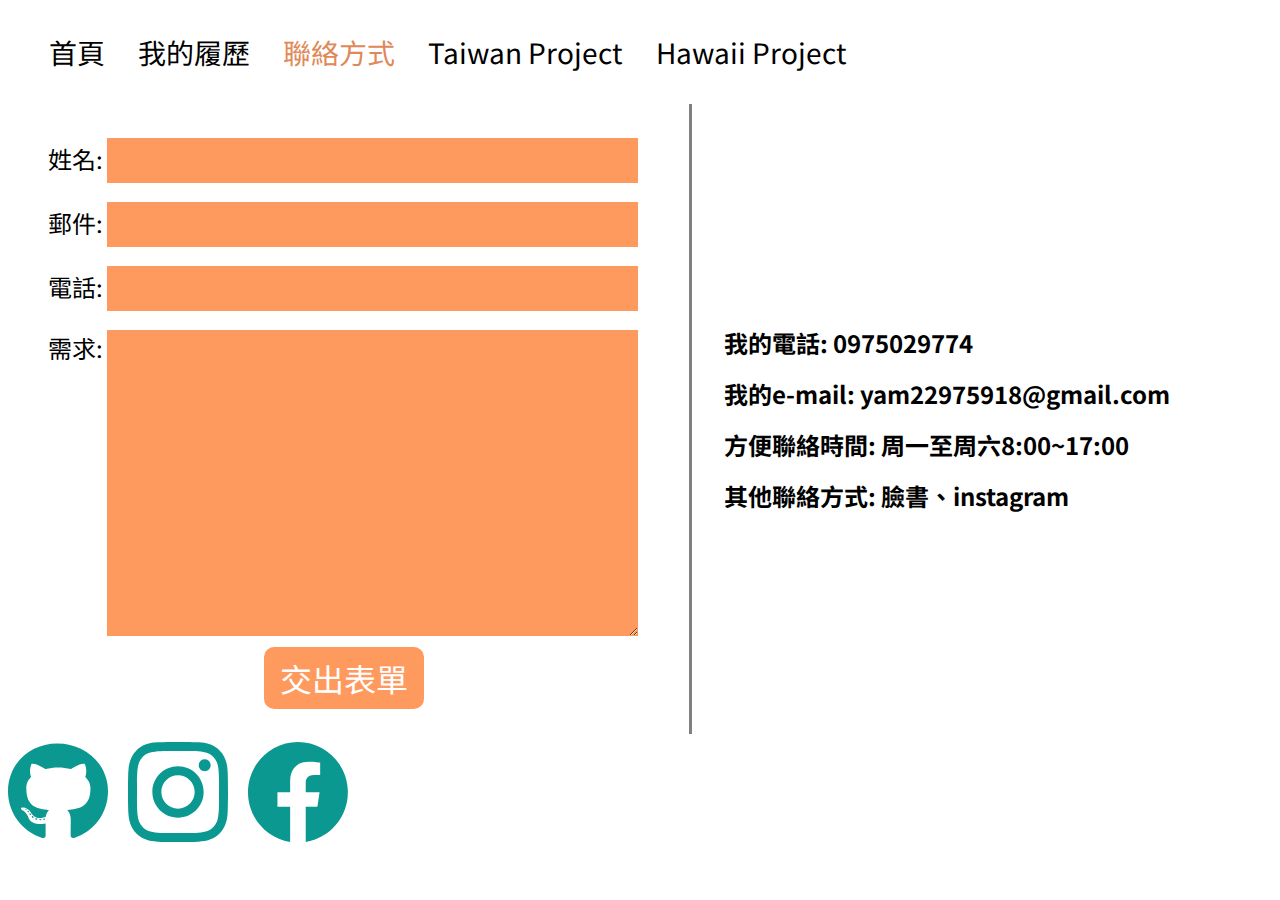
<file: Resume/contact.html>
<!DOCTYPE html>
<html lang="zh">
<head>
    <meta charset="UTF-8">
    <meta http-equiv="X-UA-Compatible" content="IE=edge">
    <meta name="viewport" content="width=device-width, initial-scale=1.0">
    <meta name="auther" content="Martin Lin">
    <meta name="robots" content="index, follow">
    <meta name="description" content="這是 Martin Lin 的個人網站，Martin Lin是一個網頁開發工程師">
    <link rel="stylesheet" href="styles/style.css">
    <title>聯絡方式 | Martin 網頁前端工程師</title>
    <link rel="preconnect" href="https://fonts.googleapis.com">
    <link rel="preconnect" href="https://fonts.gstatic.com" crossorigin>
    <link href="https://fonts.googleapis.com/css2?family=Noto+Sans+TC&display=swap" rel="stylesheet">
</head>
<body>
    <header>
        <nav>
            <ul>
                <li><a href="index.html">首頁</a></li>
                <li><a href="resume.html">我的履歷</a></li>
                <li><a class="active" href="#">聯絡方式</a></li>
                <li><a href="History/index.html">Taiwan Project</a></li>
                <li><a href="Hawaii/index.html">Hawaii Project</a></li>
            </ul>
        </nav>
    </header>

    <main>
        <section class="forum">
            <form>
                <div>
                    <label for="name">姓名:</label>
                    <input type="text" name="name"/>
                </div>
                <div>
                    <label for="email">郵件:</label>
                    <input type="email" name="email"/>
                </div>
                <div>
                    <label for="phone">電話:</label>
                    <input type="text" name="phone"/>
                </div>
                <div>
                    <label for="need">需求:</label>
                    <textarea name="need" id="need" rows="10"></textarea>
                </div>
                <button type="submit">交出表單</button>
            </form>
        </section>
        <div class="line">

        </div>
        <section class="information">
            <div class="content">
                <div>
                    <h2>我的電話: 0975029774</h2>
                </div>
                <div>
                    <h2>我的e-mail: yam22975918@gmail.com</h2>
                </div>
                <div>
                    <h2>方便聯絡時間: 周一至周六8:00~17:00</h2>                   
                </div>
                <div>
                    <h2>其他聯絡方式: 臉書、instagram</h2>
                </div>
        </section>
    </main>

    <footer>
        <a href="https://github.com/LinTinWei"><img src="./ICONS/github-brands 1.svg" alt="github" title="github page"></a>
        <a href="https://www.instagram.com/martinlin2153/"><img src="./ICONS/instagram.svg" alt="instagram" title="instagram page"></a>
        <a href="https://www.facebook.com/profile.php?id=100000503913345"><img src="./ICONS/facebook.svg" alt="facebook" title="facebook page"></a>
    </footer>
</body>
</html>
</file>
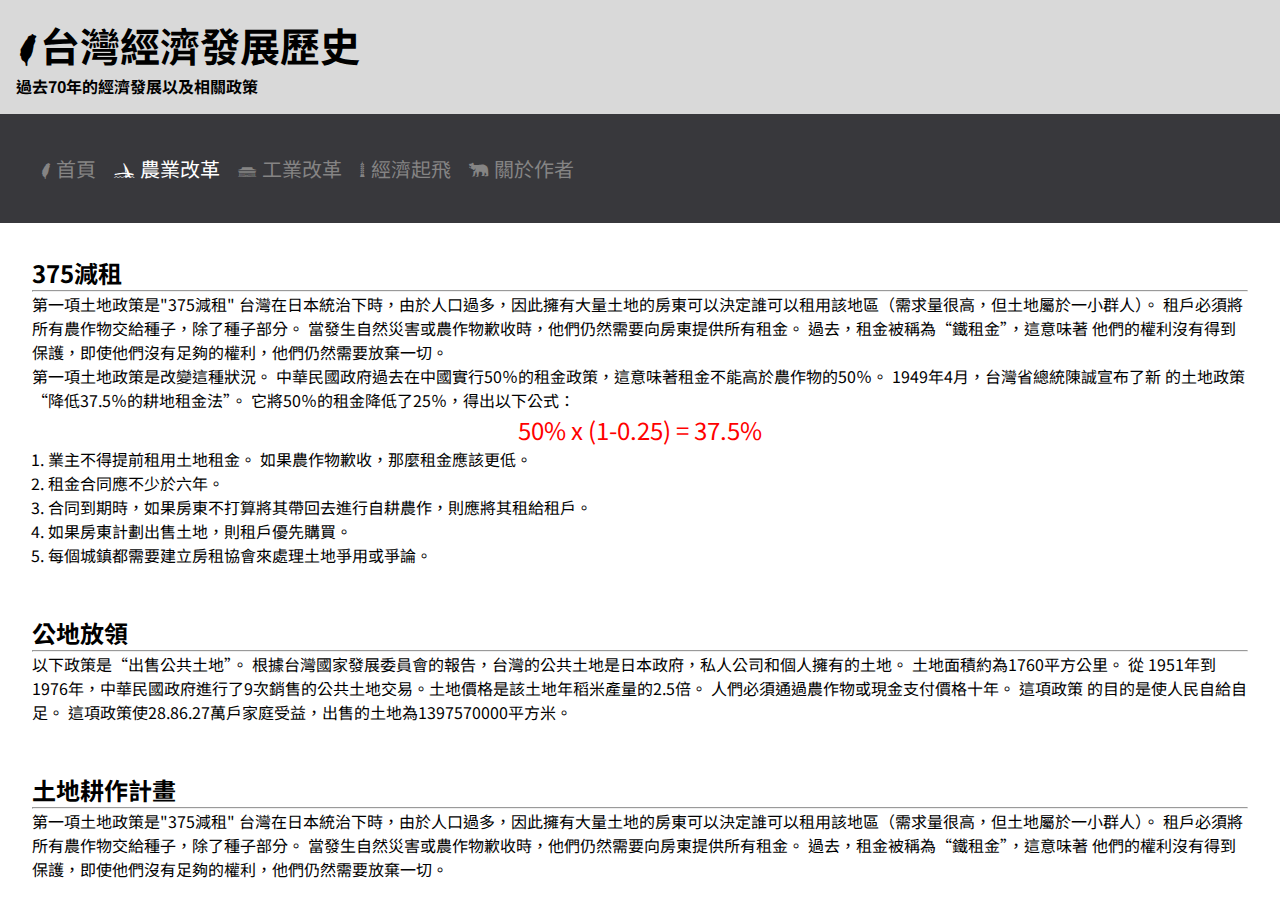
<file: Resume/History/agricuture.html>
<!DOCTYPE html>
<html lang="en">
<head>
    <meta charset="UTF-8">
    <meta http-equiv="X-UA-Compatible" content="IE=edge">
    <meta name="viewport" content="width=device-width, initial-scale=1.0">
    <title>農業改革| 台灣發展歷史網頁</title>
    <meta 
    name="description" 
    content="此網站介紹台灣過去70年的經濟發展以及相關政策"
    />
    <link rel="stylesheet" href="./twicon/twicon.css">
    <link rel="preconnect" href="https://fonts.googleapis.com">
    <link rel="preconnect" href="https://fonts.gstatic.com" crossorigin>
    <!-- This part is the head icons of the page -->
    <link rel="shortcut icon" href="./taiwanIcon.png">
    <link rel="bookmark" href="taiwanIcon.png">
    <link href="https://fonts.googleapis.com/css2?family=Noto+Sans+TC&display=swap" rel="stylesheet">
    <link rel="stylesheet" href="./style.css">
</head>
<body>
    <header>
        <h1 class="headerTitle"> <i class="twicon-main-island"></i>台灣經濟發展歷史</h1>
        <h3 class="headerText">過去70年的經濟發展以及相關政策</h3>
    </header>
    <nav>
        <ul>
            <li><a href="./index.html"><i class="twicon-main-island"></i> 首頁</a></li>
            <li><a class="active" href="#"><i class="twicon-lovers-brg"></i> 農業改革</a></li>
            <li><a href="./industry.html"><i class="twicon-taipei-stn"></i> 工業改革</a></li>
            <li><a href="./economy.html"><i class="twicon-taipei101"></i> 經濟起飛</a></li>
            <li><a href="./author.html"><i class="twicon-black-bear"></i> 關於作者</a></li>
        </ul>
    </nav>
    <section class="container">
        <section class="left">
            <h2>375減租</h2>
            <hr/>
            <p>
                第一項土地政策是"375減租" 台灣在日本統治下時，由於人口過多，因此擁有大量土地的房東可以決定誰可以租用該地區（需求量很高，但土地屬於一小群人）。 
                租戶必須將所有農作物交給種子，除了種子部分。 當發生自然災害或農作物歉收時，他們仍然需要向房東提供所有租金。 過去，租金被稱為“鐵租金”，這意味著
                他們的權利沒有得到保護，即使他們沒有足夠的權利，他們仍然需要放棄一切。 
            </p>
            <p>
                第一項土地政策是改變這種狀況。 中華民國政府過去在中國實行50％的租金政策，這意味著租金不能高於農作物的50％。 1949年4月，台灣省總統陳誠宣布了新
                的土地政策“降低37.5％的耕地租金法”。 它將50％的租金降低了25％，得出以下公式：
            </p>
            <p class="special">
                50% x (1-0.25) = 37.5%
            </p>
            <ol style="margin-left: 1rem">
                <li>業主不得提前租用土地租金。 如果農作物歉收，那麼租金應該更低。</li>
                <li>租金合同應不少於六年。</li>
                <li>合同到期時，如果房東不打算將其帶回去進行自耕農作，則應將其租給租戶。 </li>
                <li>如果房東計劃出售土地，則租戶優先購買。</li>
                <li>每個城鎮都需要建立房租協會來處理土地爭用或爭論。</li>
            </ol>
            <br/>
            <br/>
            <h2>公地放領</h2>
            <hr/>
            <p>
                以下政策是“出售公共土地”。 根據台灣國家發展委員會的報告，台灣的公共土地是日本政府，私人公司和個人擁有的土地。 土地面積約為1760平方公里。 從
                1951年到1976年，中華民國政府進行了9次銷售的公共土地交易。土地價格是該土地年稻米產量的2.5倍。 人們必須通過農作物或現金支付價格十年。 這項政策
                的目的是使人民自給自足。 這項政策使28.86.27萬戶家庭受益，出售的土地為1397570000平方米。 
            </p>
            <br/>
            <br/>
            <h2>土地耕作計畫</h2>
            <hr/>
            <p>
                第一項土地政策是"375減租" 台灣在日本統治下時，由於人口過多，因此擁有大量土地的房東可以決定誰可以租用該地區（需求量很高，但土地屬於一小群人）。 
                租戶必須將所有農作物交給種子，除了種子部分。 當發生自然災害或農作物歉收時，他們仍然需要向房東提供所有租金。 過去，租金被稱為“鐵租金”，這意味著 
                他們的權利沒有得到保護，即使他們沒有足夠的權利，他們仍然需要放棄一切。  
            </p>
        </section>
    </section>
</body>      
</html>
</file>
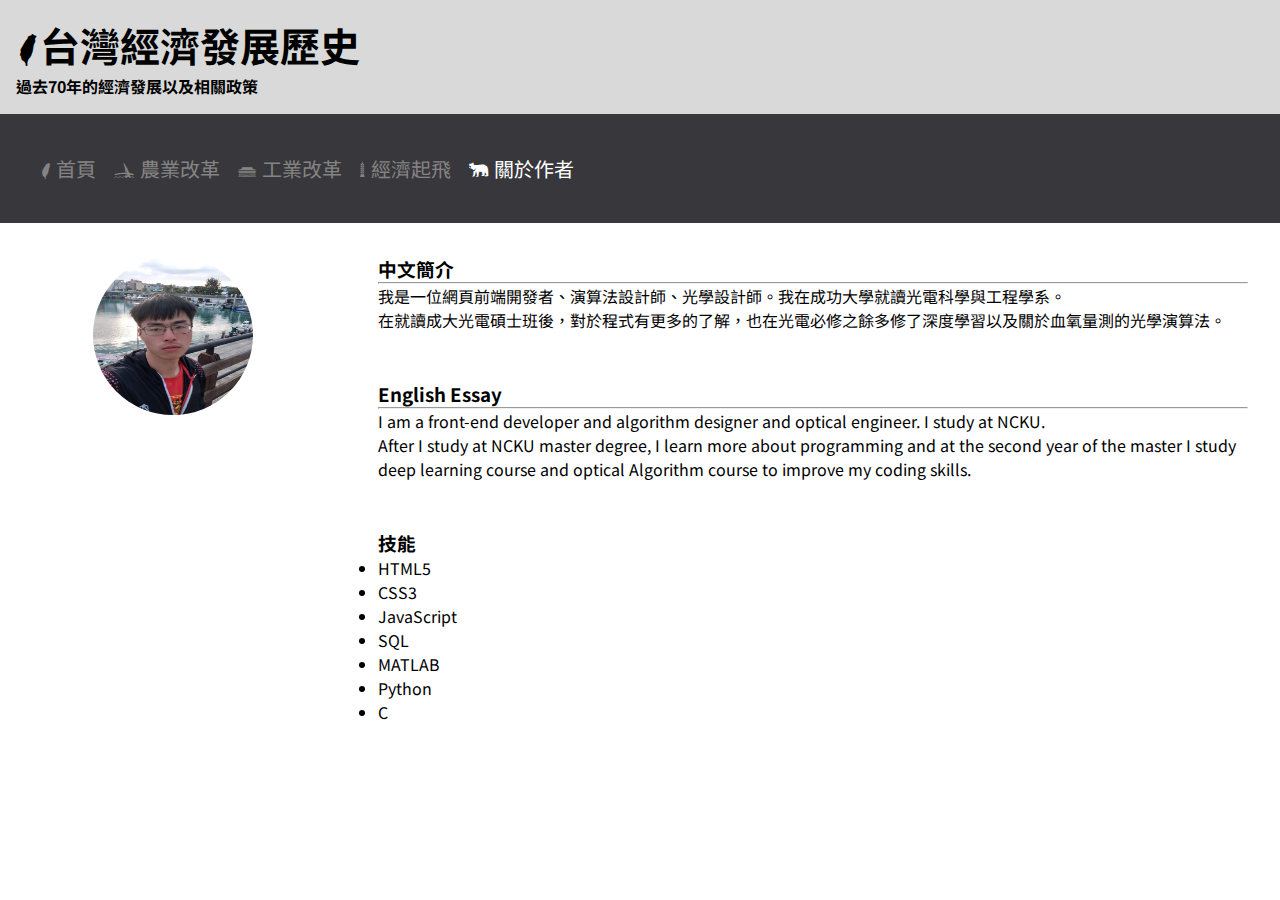
<file: Resume/History/author.html>
<!DOCTYPE html>
<html lang="en">
<head>
    <meta charset="UTF-8">
    <meta http-equiv="X-UA-Compatible" content="IE=edge">
    <meta name="viewport" content="width=device-width, initial-scale=1.0">
    <title>工業改革| 台灣發展歷史網頁</title>
    
    <meta 
    name="description" 
    content="此網站介紹台灣過去70年的經濟發展以及相關政策"
    />
    <link rel="stylesheet" href="./twicon/twicon.css">
    <link rel="preconnect" href="https://fonts.googleapis.com">
    <link rel="preconnect" href="https://fonts.gstatic.com" crossorigin>
    <!-- This part is the head icons of the page -->
    <link rel="shortcut icon" href="./taiwanIcon.png">
    <link rel="bookmark" href="taiwanIcon.png">
    <link href="https://fonts.googleapis.com/css2?family=Noto+Sans+TC&display=swap" rel="stylesheet">
    <link rel="stylesheet" href="./style.css">
</head>
<body>
    <header>
        <h1 class="headerTitle"> <i class="twicon-main-island"></i>台灣經濟發展歷史</h1>
        <h3 class="headerText">過去70年的經濟發展以及相關政策</h3>
    </header>
    <nav>
        <ul>
            <li><a href="./index.html"><i class="twicon-main-island"></i> 首頁</a></li>
            <li><a href="./agricuture.html"><i class="twicon-lovers-brg"></i> 農業改革</a></li>
            <li><a href="industry.html"><i class="twicon-taipei-stn"></i> 工業改革</a></li>
            <li><a href="./economy.html"><i class="twicon-taipei101"></i> 經濟起飛</a></li>
            <li><a class="active" href="#"><i class="twicon-black-bear"></i> 關於作者</a></li>
        </ul>
    </nav>
    <section class="container">
        <section class="right">
            <img class="myPicture" src="./author.jpg" alt="">
        </section>
        <section class="left">
            <h3>中文簡介</h3>
            <hr />
            <p>
                我是一位網頁前端開發者、演算法設計師、光學設計師。我在成功大學就讀光電科學與工程學系。
            </p>
            <p>
                在就讀成大光電碩士班後，對於程式有更多的了解，也在光電必修之餘多修了深度學習以及關於血氧量測的光學演算法。
            </p>
            <br/>
            <br/>
            <h3>English Essay</h3>
            <hr />
            <p>
                I am a front-end developer and algorithm designer and optical engineer. I study at NCKU. 
            </p>
            <p>
                After I study at NCKU master degree, I learn more about programming and at the second year of the 
                master I study deep learning course and optical Algorithm course to improve my coding skills.
            </p>
            
            <br/>
            <br/>
            <h3>技能</h3>
            <ul>
                <li>HTML5</li>
                <li>CSS3</li>
                <li>JavaScript</li>
                <li>SQL</li>
                <li>MATLAB</li>
                <li>Python</li>
                <li>C</li>
            </ul>
        </section>
        
       
    </section>
        

</html>
</file>
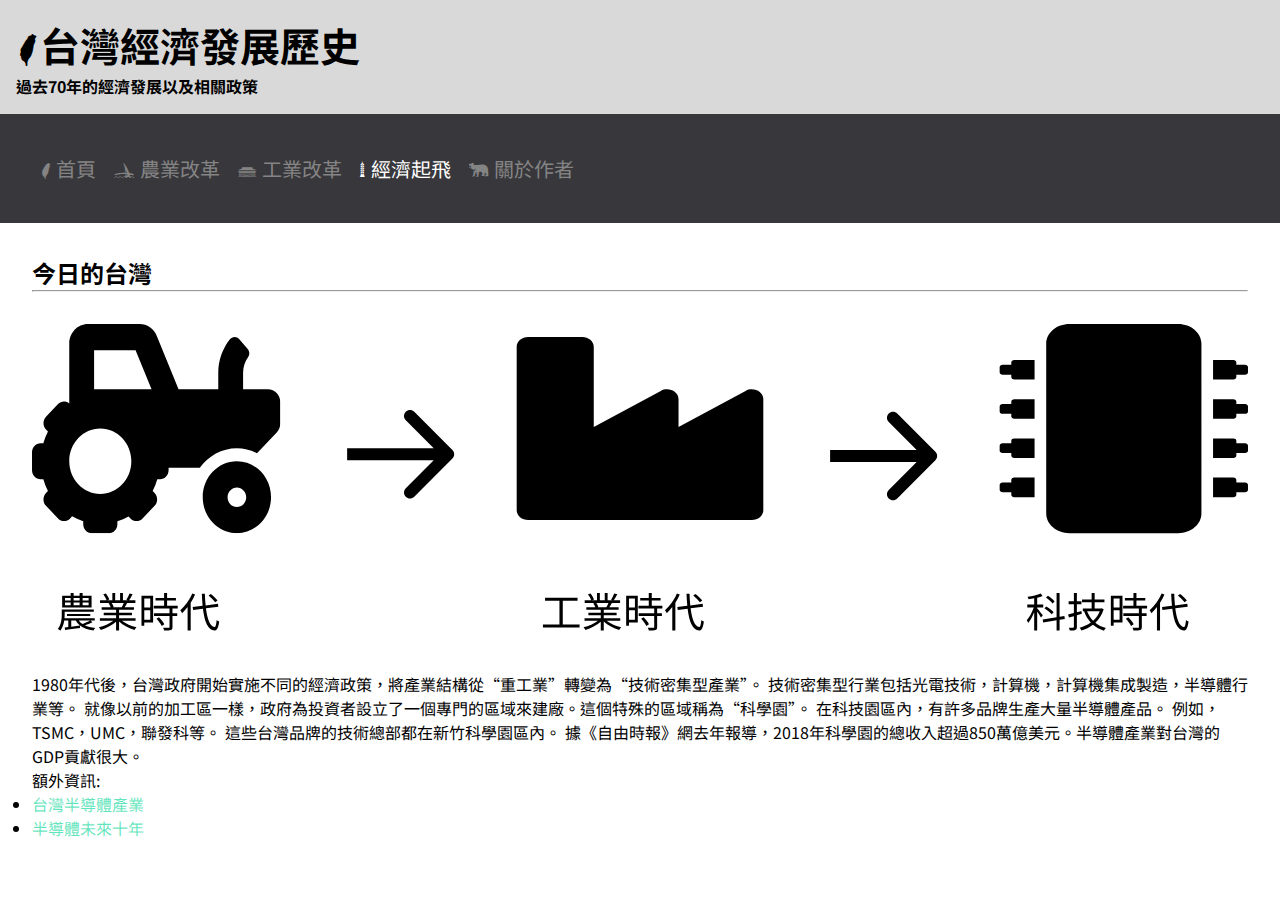
<file: Resume/History/economy.html>
<!DOCTYPE html>
<html lang="en">
<head>
    <meta charset="UTF-8">
    <meta http-equiv="X-UA-Compatible" content="IE=edge">
    <meta name="viewport" content="width=device-width, initial-scale=1.0">
    <title>經濟起飛| 台灣發展歷史網頁</title>
    <meta 
    name="description" 
    content="此網站介紹台灣過去70年的經濟發展以及相關政策"
    />
    <link rel="stylesheet" href="./twicon/twicon.css">
    <link rel="preconnect" href="https://fonts.googleapis.com">
    <link rel="preconnect" href="https://fonts.gstatic.com" crossorigin>
    <!-- This part is the head icons of the page -->
    <link rel="shortcut icon" href="./taiwanIcon.png">
    <link rel="bookmark" href="taiwanIcon.png">
    <link href="https://fonts.googleapis.com/css2?family=Noto+Sans+TC&display=swap" rel="stylesheet">
    <link rel="stylesheet" href="./style.css">
</head>
<body>
    <header>
        <h1 class="headerTitle"> <i class="twicon-main-island"></i>台灣經濟發展歷史</h1>
        <h3 class="headerText">過去70年的經濟發展以及相關政策</h3>
    </header>
    <nav>
        <ul>
            <li><a href="./index.html"><i class="twicon-main-island"></i> 首頁</a></li>
            <li><a href="./agricuture.html"><i class="twicon-lovers-brg"></i> 農業改革</a></li>
            <li><a href="./industry.html"><i class="twicon-taipei-stn"></i> 工業改革</a></li>
            <li><a class="active" href="#"><i class="twicon-taipei101"></i> 經濟起飛</a></li>
            <li><a href="./author.html"><i class="twicon-black-bear"></i> 關於作者</a></li>
        </ul>
    </nav>
    <section class="container">
        <section class="left ecopage">
            <h2>今日的台灣</h2>
            <hr/>
            <img class="group1" src="./Group 1.svg" alt="">
            <br/>
            <p>
                1980年代後，台灣政府開始實施不同的經濟政策，將產業結構從“重工業”轉變為“技術密集型產業”。 技術密集型行業包括光電技術，計算機，計算機集成製造，半導體行業等。 就像以前的加工區一樣，政府為投資者設立了一個專門的區域來建廠。這個特殊的區域稱為“科學園”。 在科技園區內，有許多品牌生產大量半導體產品。 例如，TSMC，UMC，聯發科等。 這些台灣品牌的技術總部都在新竹科學園區內。 據《自由時報》網去年報導，2018年科學園的總收入超過850萬億美元。半導體產業對台灣的GDP貢獻很大。
            </p>
            <p>額外資訊:</p>
            <ul>
                <li><a href="https://ic.tpex.org.tw/introduce.php?ic=D000">台灣半導體產業</a></li>
                <li><a href="https://www.bnext.com.tw/article/58060/semiconductor-industry?">半導體未來十年</a></li>
            </ul>
        </section>
    </section>
</body>
</html>
</file>
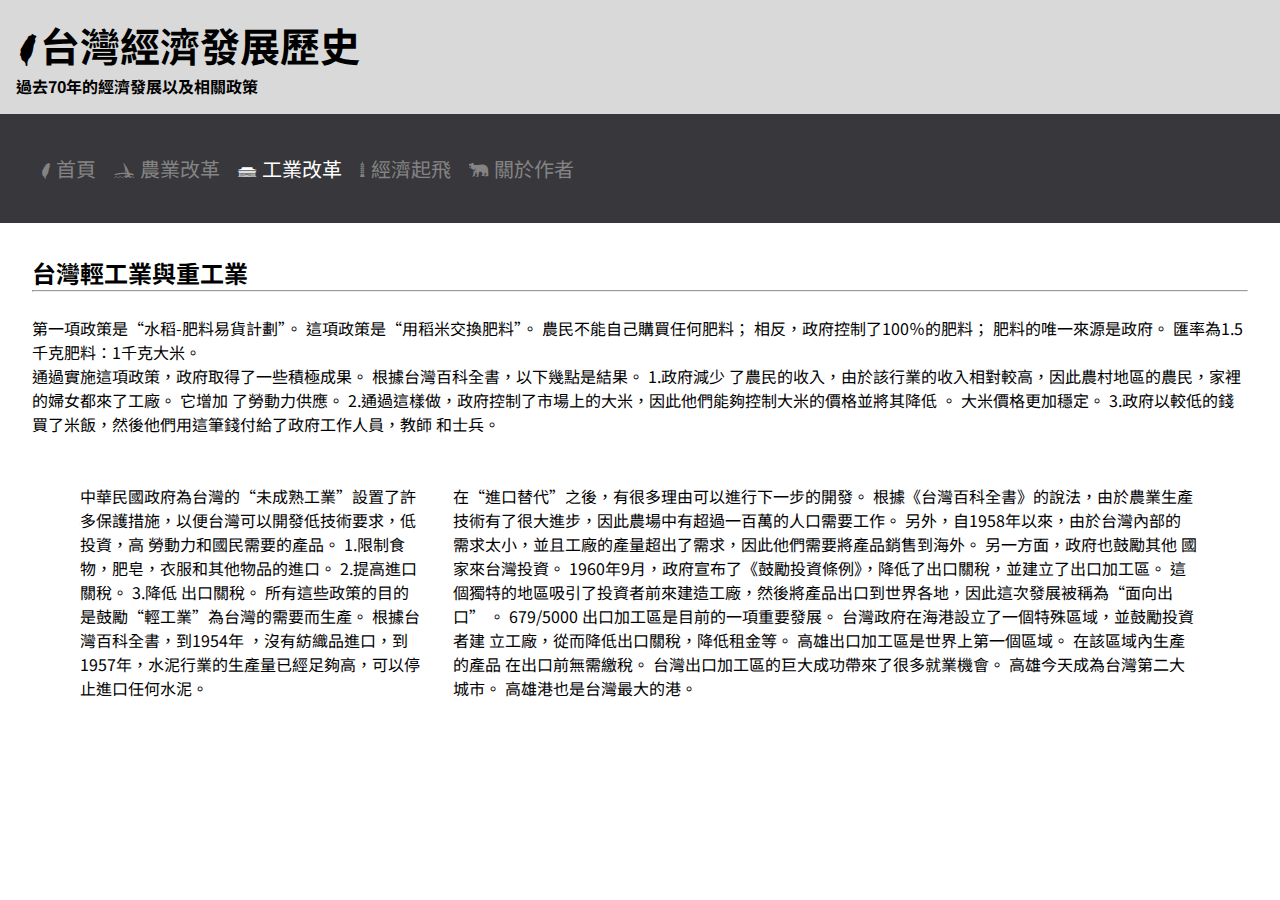
<file: Resume/History/industry.html>
<!DOCTYPE html>
<html lang="en">
<head>
    <meta charset="UTF-8">
    <meta http-equiv="X-UA-Compatible" content="IE=edge">
    <meta name="viewport" content="width=device-width, initial-scale=1.0">
    <title>工業改革| 台灣發展歷史網頁</title>
    
    <meta 
    name="description" 
    content="此網站介紹台灣過去70年的經濟發展以及相關政策"
    />
    <link rel="stylesheet" href="./twicon/twicon.css">
    <link rel="preconnect" href="https://fonts.googleapis.com">
    <link rel="preconnect" href="https://fonts.gstatic.com" crossorigin>
    <!-- This part is the head icons of the page -->
    <link rel="shortcut icon" href="./taiwanIcon.png">
    <link rel="bookmark" href="taiwanIcon.png">
    <link href="https://fonts.googleapis.com/css2?family=Noto+Sans+TC&display=swap" rel="stylesheet">
    <link rel="stylesheet" href="./style.css">
</head>
<body>
    <header>
        <h1 class="headerTitle"> <i class="twicon-main-island"></i>台灣經濟發展歷史</h1>
        <h3 class="headerText">過去70年的經濟發展以及相關政策</h3>
    </header>
    <nav>
        <ul>
            <li><a href="./index.html"><i class="twicon-main-island"></i> 首頁</a></li>
            <li><a href="./agricuture.html"><i class="twicon-lovers-brg"></i> 農業改革</a></li>
            <li><a class="active" href="#"><i class="twicon-taipei-stn"></i> 工業改革</a></li>
            <li><a href="./economy.html"><i class="twicon-taipei101"></i> 經濟起飛</a></li>
            <li><a href="./author.html"><i class="twicon-black-bear"></i> 關於作者</a></li>
        </ul>
    </nav>
    <section class="left">
        <h2>台灣輕工業與重工業</h2>
            <hr/>
            <br/>
            <p>
                第一項政策是“水稻-肥料易貨計劃”。 這項政策是“用稻米交換肥料”。 農民不能自己購買任何肥料；
                相反，政府控制了100％的肥料； 肥料的唯一來源是政府。 匯率為1.5千克肥料：1千克大米。
            </p>
            <p>
                通過實施這項政策，政府取得了一些積極成果。 根據台灣百科全書，以下幾點是結果。 1.政府減少
                了農民的收入，由於該行業的收入相對較高，因此農村地區的農民，家裡的婦女都來了工廠。 它增加
                了勞動力供應。 2.通過這樣做，政府控制了市場上的大米，因此他們能夠控制大米的價格並將其降低
                。 大米價格更加穩定。 3.政府以較低的錢買了米飯，然後他們用這筆錢付給了政府工作人員，教師
                和士兵。 
            </p>
            <div class="center">
                <p>
                    中華民國政府為台灣的“未成熟工業”設置了許多保護措施，以便台灣可以開發低技術要求，低投資，高
                    勞動力和國民需要的產品。 1.限制食物，肥皂，衣服和其他物品的進口。 2.提高進口關稅。 3.降低
                    出口關稅。 所有這些政策的目的是鼓勵“輕工業”為台灣的需要而生產。 根據台灣百科全書，到1954年
                    ，沒有紡織品進口，到1957年，水泥行業的生產量已經足夠高，可以停止進口任何水泥。
                </p>
                <p>
                    在“進口替代”之後，有很多理由可以進行下一步的開發。 根據《台灣百科全書》的說法，由於農業生產
                    技術有了很大進步，因此農場中有超過一百萬的人口需要工作。 另外，自1958年以來，由於台灣內部的
                    需求太小，並且工廠的產量超出了需求，因此他們需要將產品銷售到海外。 另一方面，政府也鼓勵其他
                    國家來台灣投資。 1960年9月，政府宣布了《鼓勵投資條例》，降低了出口關稅，並建立了出口加工區。 
                    這個獨特的地區吸引了投資者前來建造工廠，然後將產品出口到世界各地，因此這次發展被稱為“面向出口”
                    。 679/5000 出口加工區是目前的一項重要發展。 台灣政府在海港設立了一個特殊區域，並鼓勵投資者建
                    立工廠，從而降低出口關稅，降低租金等。 高雄出口加工區是世界上第一個區域。 在該區域內生產的產品
                    在出口前無需繳稅。 台灣出口加工區的巨大成功帶來了很多就業機會。 高雄今天成為台灣第二大城市。 
                    高雄港也是台灣最大的港。 
                </p>
            </div>
    </section>
        
        
</body>
</html>
</file>
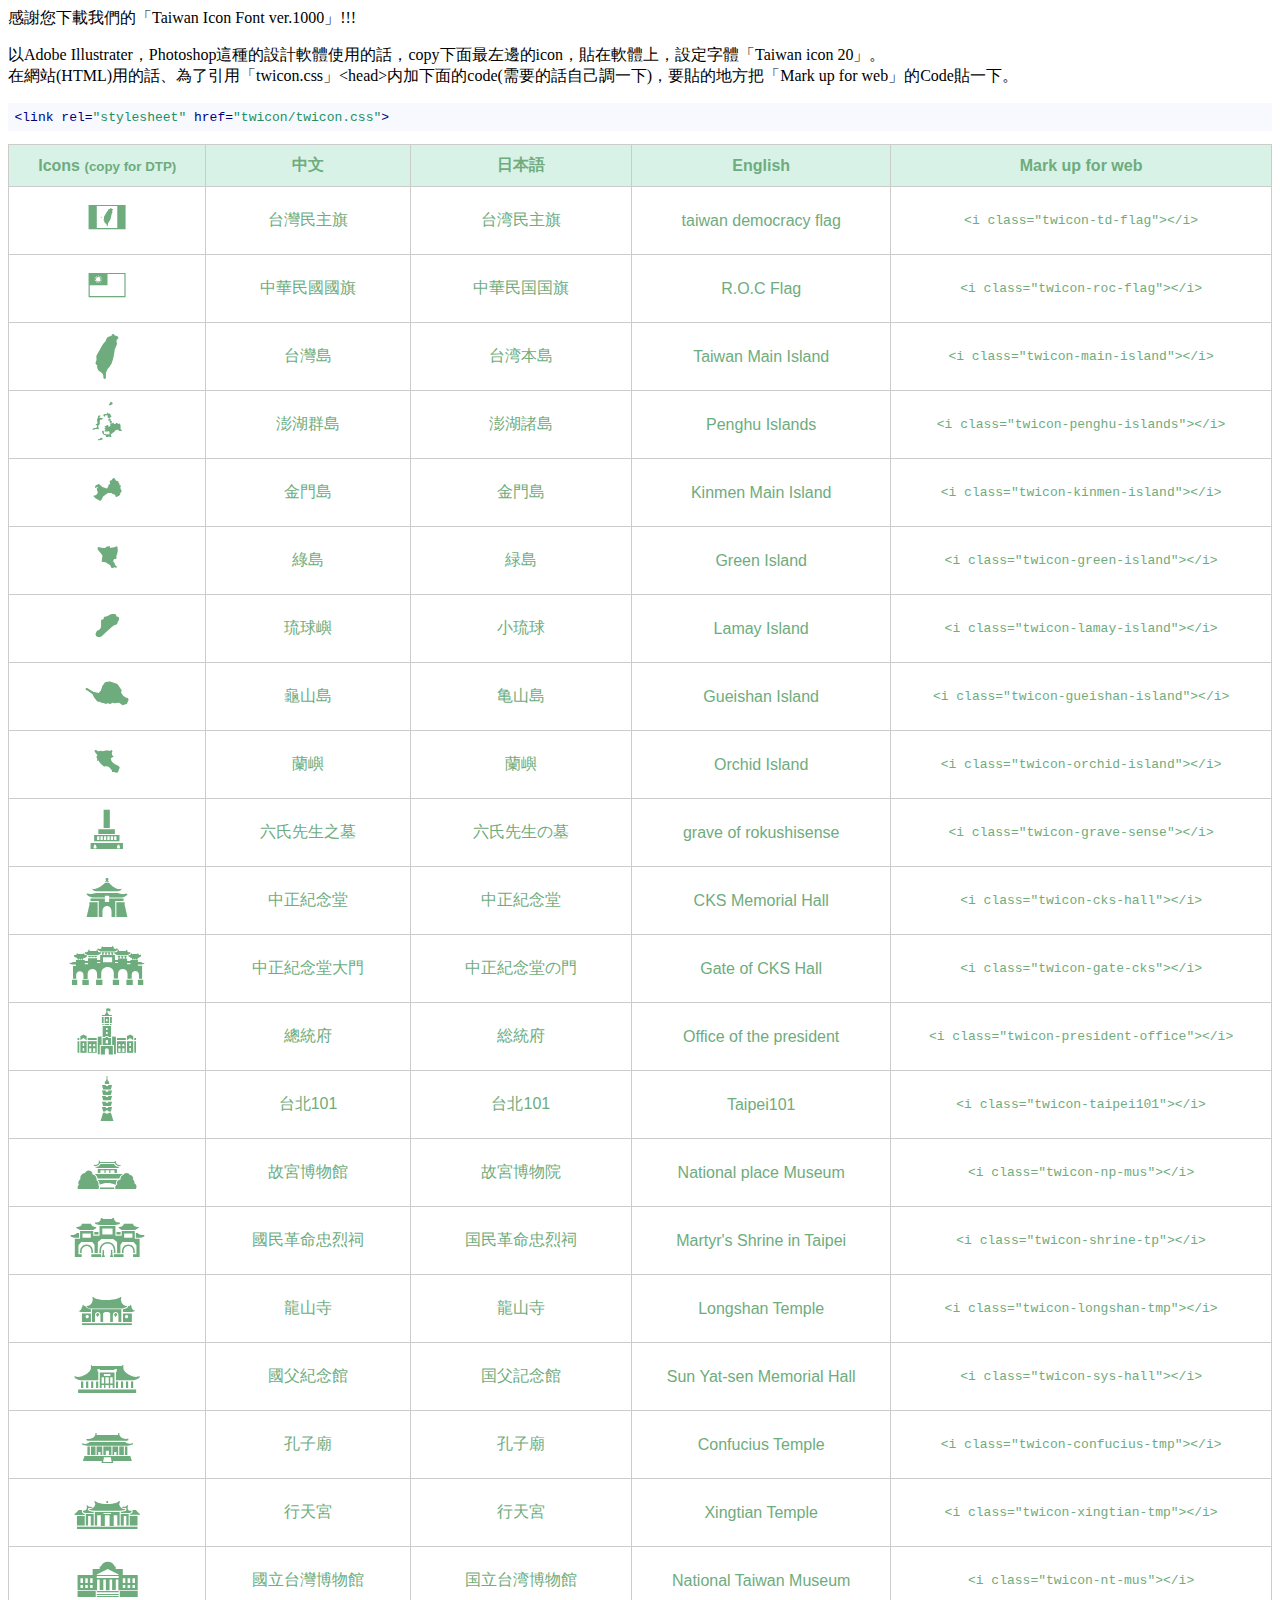
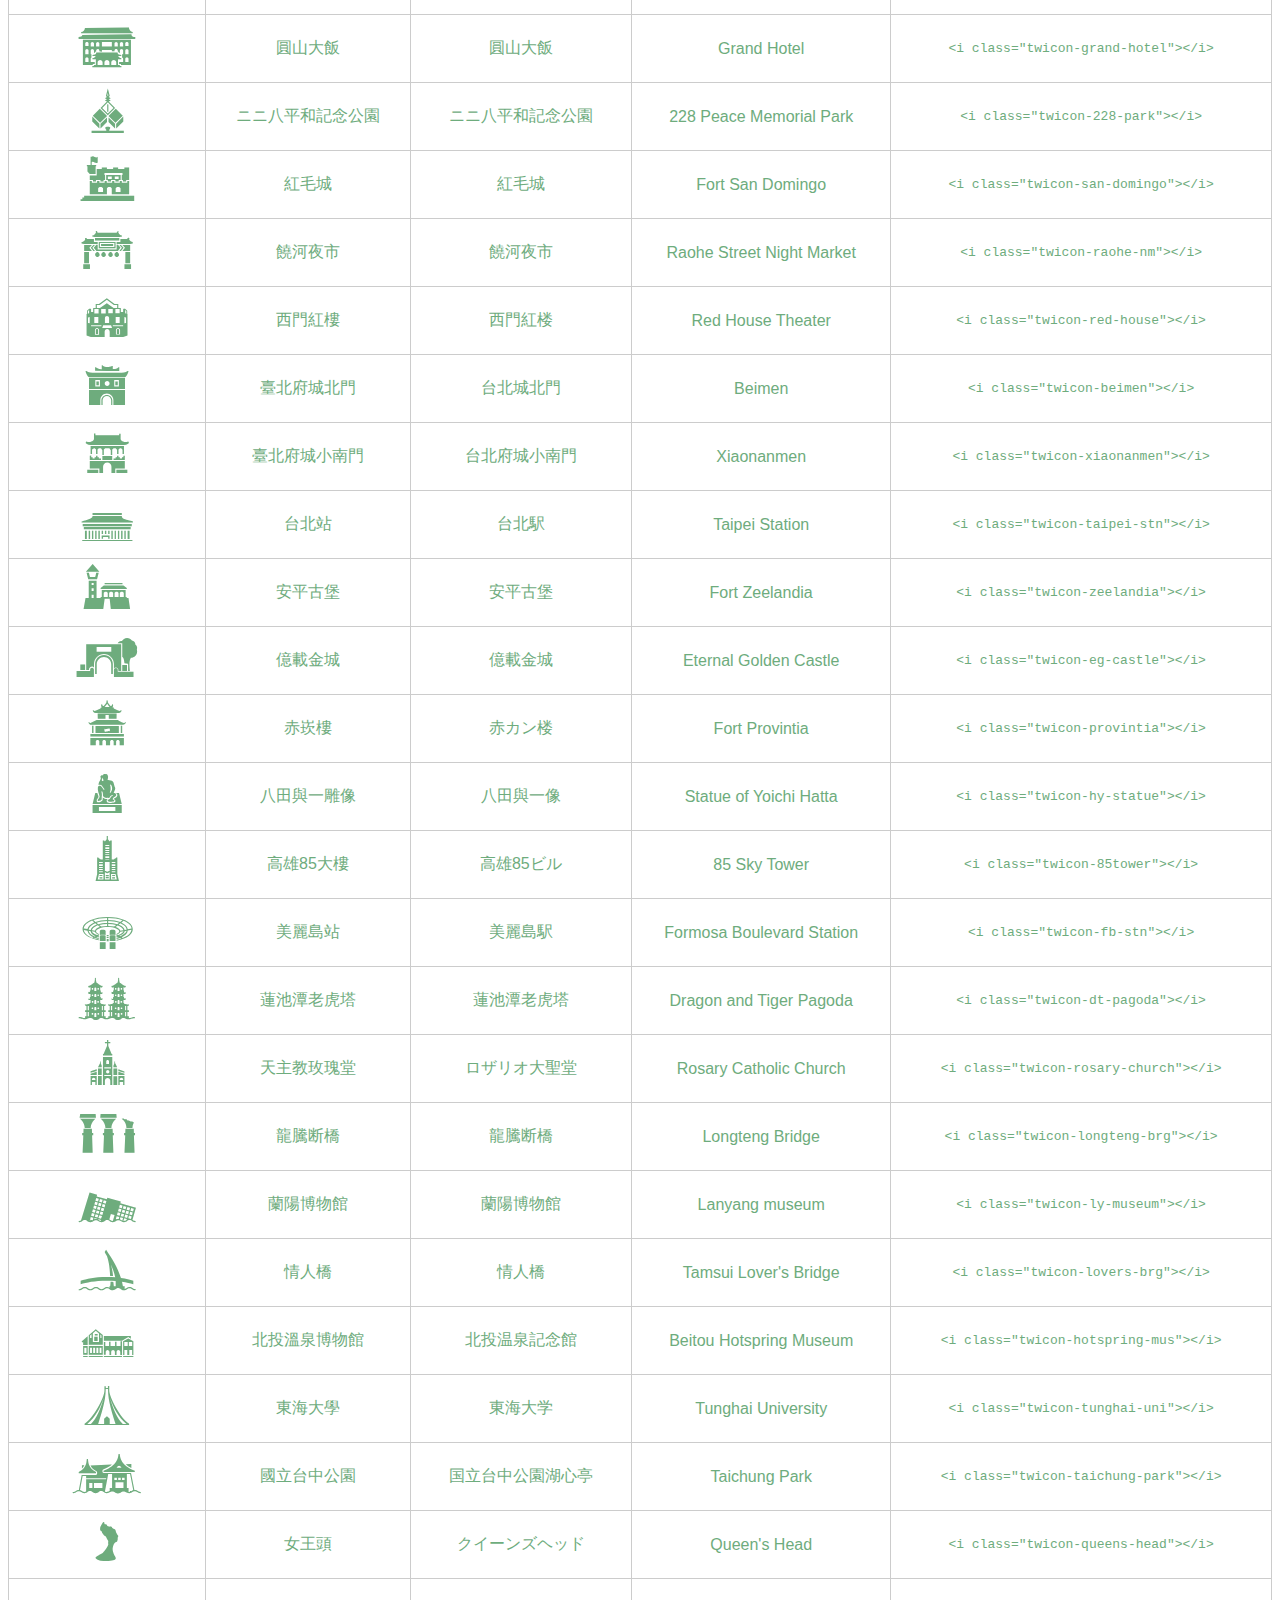
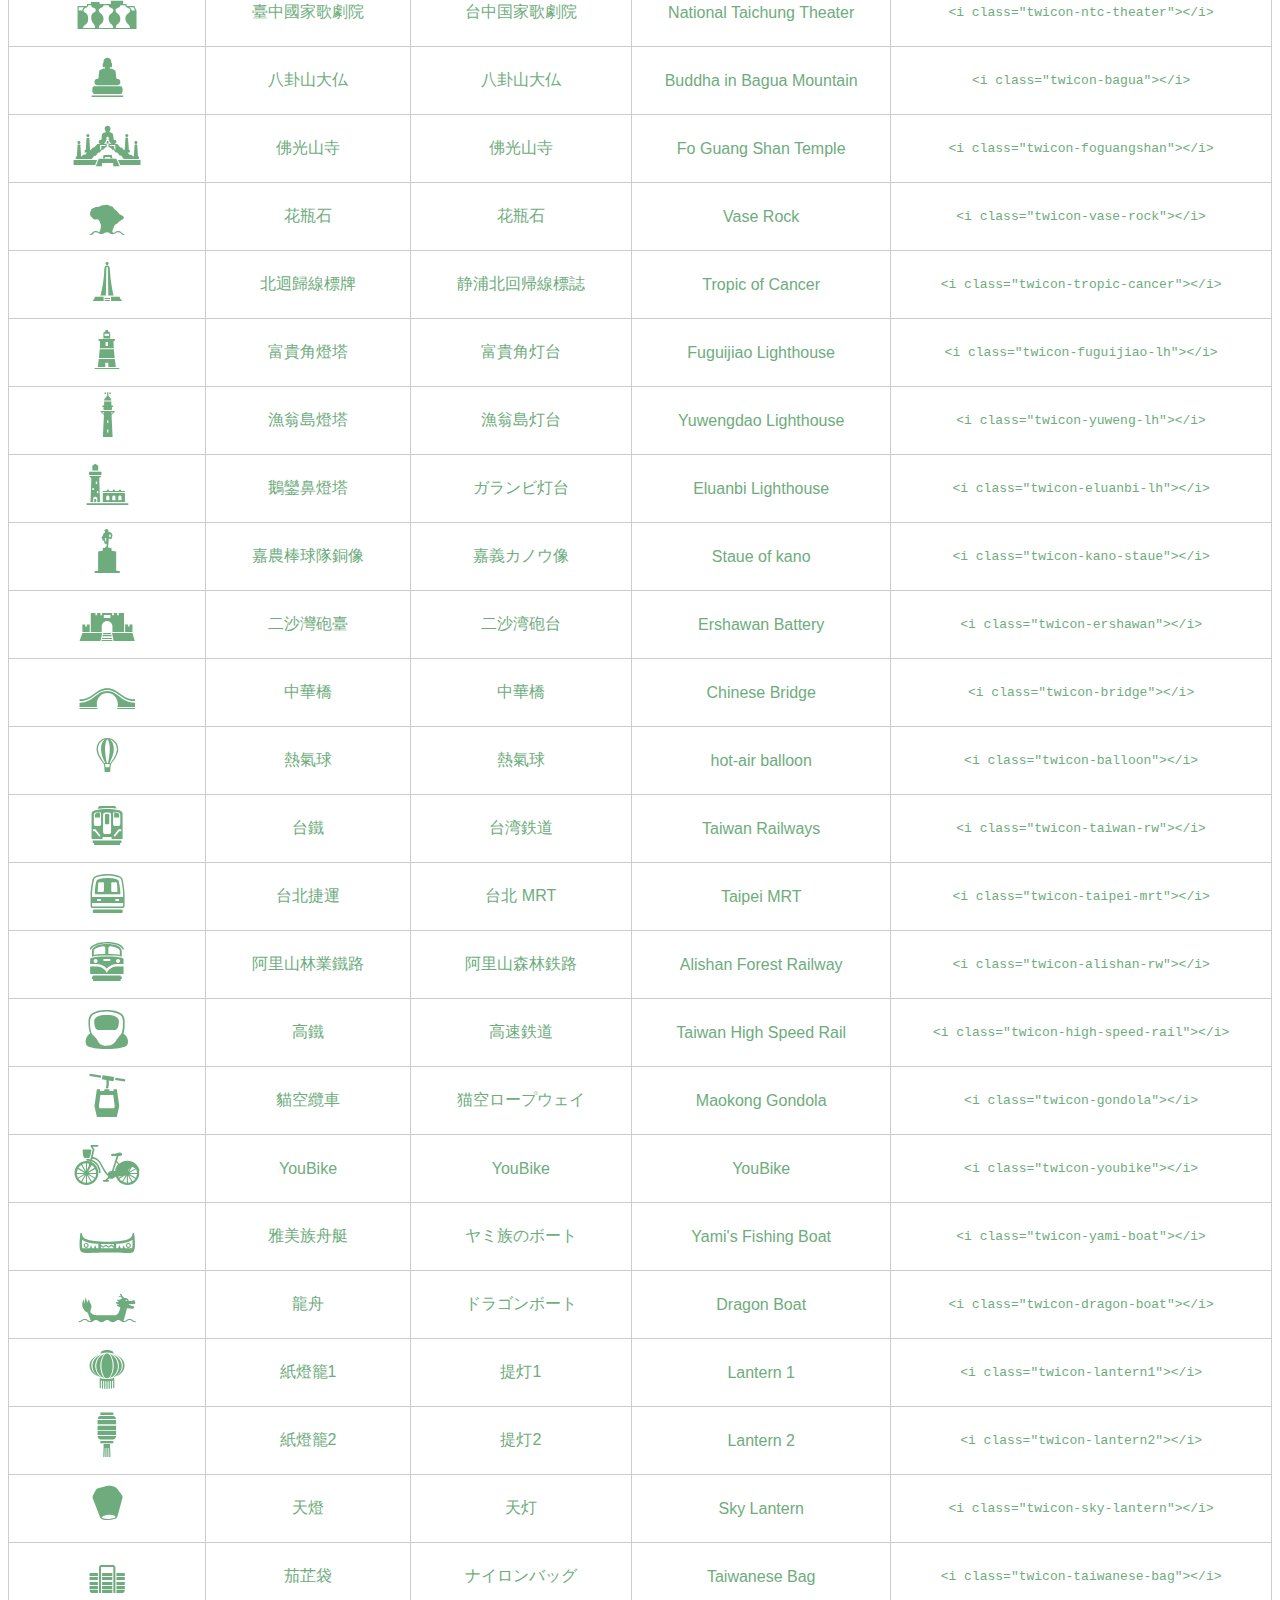
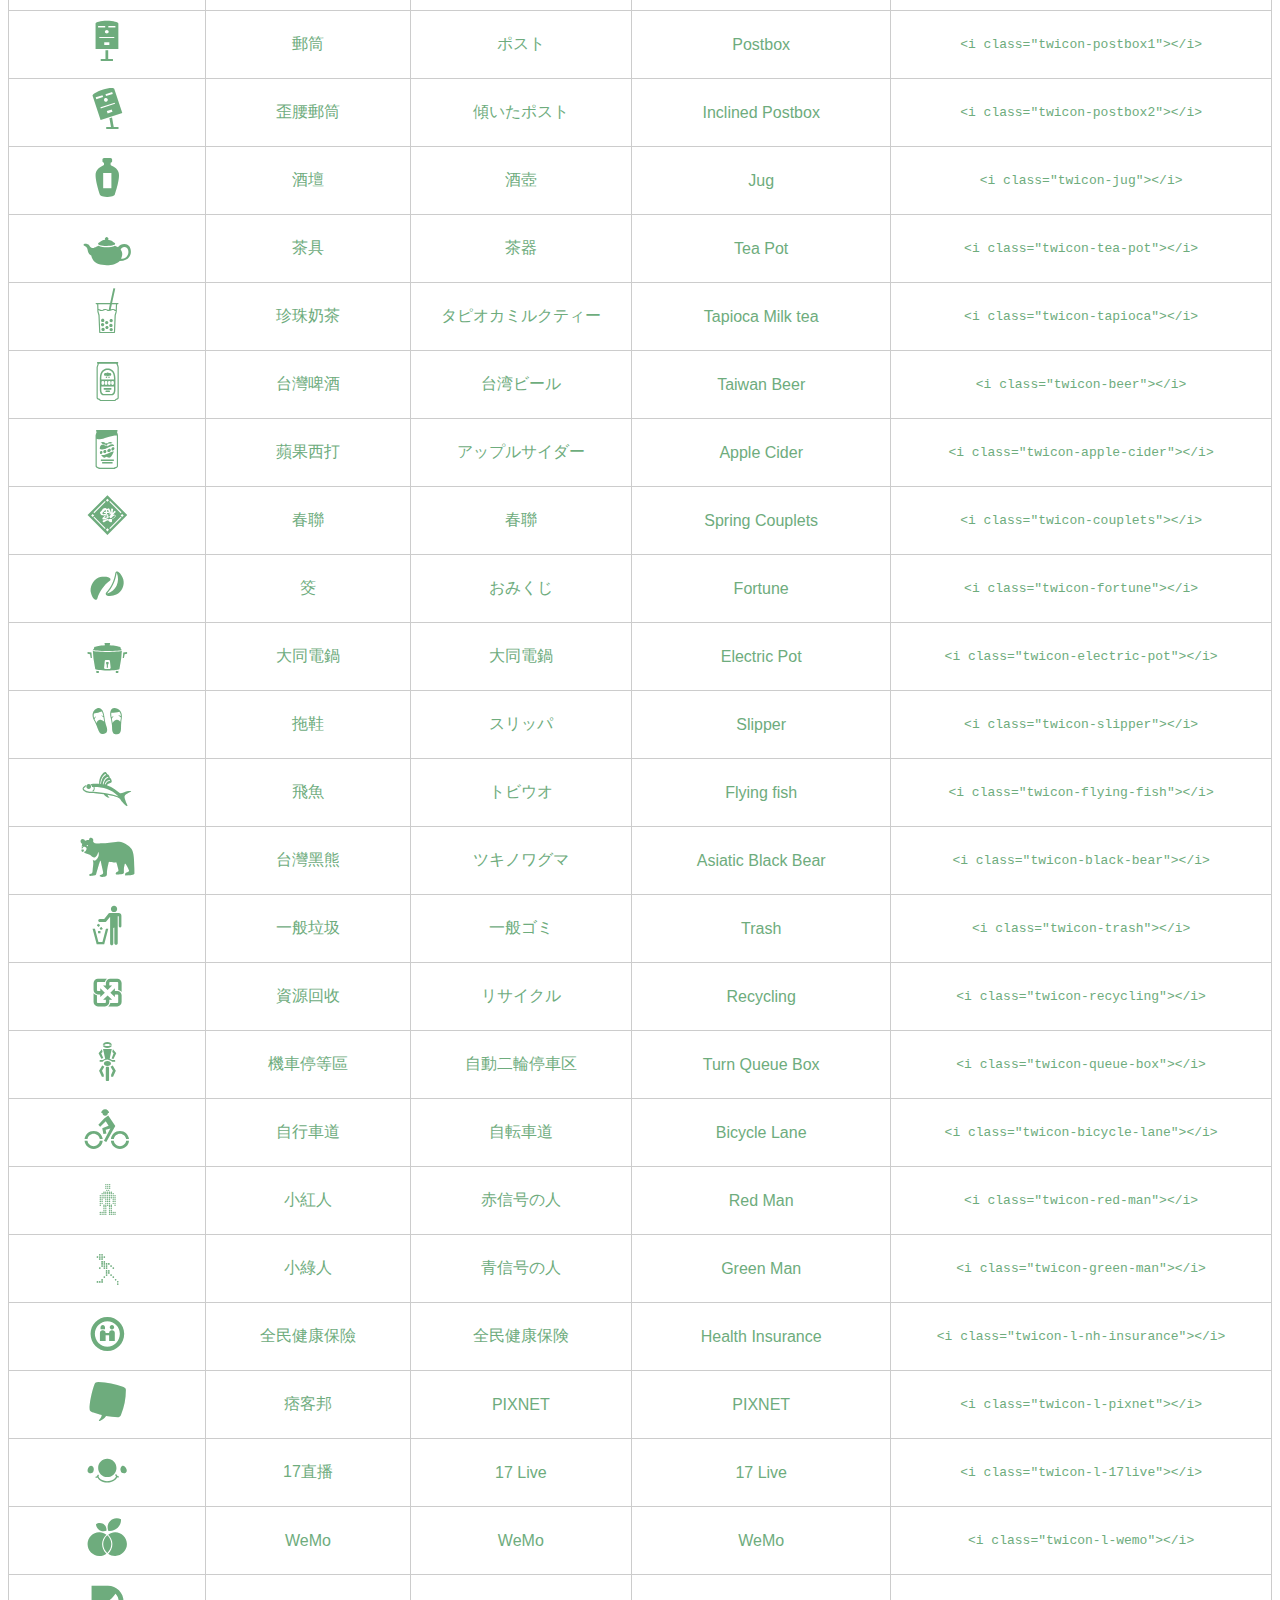
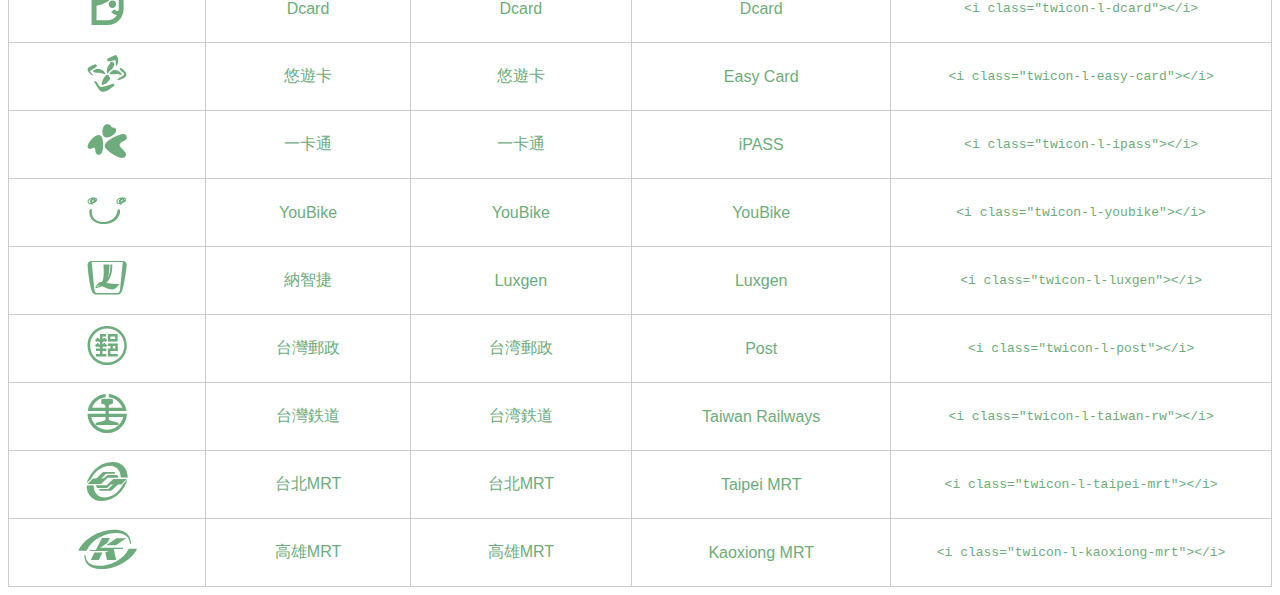
<file: Resume/History/twicon/List.html>
<head>
 <title>一覽表|一覧表|List</title>
 <style type="text/css">
  table{
    width: 100%;
    border-collapse: collapse;
    border-spacing: 0;
    color:#6EAC7D;
    font-family: sans-serif ;
  }

  table th{
    padding: 10px 20px;
    text-align: center;
    border: 1px solid #ccc;
    background-color: #D9F2E7
  }

  table td{
    padding: 0px 20px;
    text-align: center;
    border: 1px solid #ccc;
  }

  table td.icon {
    font-family: "twicon" ;
    font-size: 3.5em ;
    border: 1px solid #ccc;
  }

  table tr:hover{
    background-color: #4A7756;
    color:#fff;
  }

  @font-face {
   font-family: 'twicon';
   src: url('twicon.woff') ;
   src: url('twicon.woff2') ;
  }
 </style>
</head>
<body>
 <p>
   感謝您下載我們的「Taiwan Icon Font ver.1000」!!!
 </p>
 <p>
   以Adobe Illustrater，Photoshop這種的設計軟體使用的話，copy下面最左邊的icon，貼在軟體上，設定字體「Taiwan icon 20」。
  <br>在網站(HTML)用的話、為了引用「twicon.css」&lt;head&gt;内加下面的code(需要的話自己調一下)，要貼的地方把「Mark up for web」的Code貼一下。
  <pre style="display:block;overflow-x:auto;padding:0.5em;color:#000;background:#f8f8ff"><code><span style="color:#000080;font-weight:normal">&lt;<span style="color:#000080;font-weight:normal">link</span> <span class="hljs-attr">rel</span>=<span style="color:#219161">&quot;stylesheet&quot;</span> <span class="hljs-attr">href</span>=<span style="color:#219161">&quot;twicon/twicon.css&quot;</span>&gt;</span></code></pre>

 <table>
  <tr>
    <th>Icons <small>(copy for DTP)</small></th>
    <th>中文</th>
    <th>日本語</th>
    <th>English</th>
    <th>Mark up for web</th>
  </tr>
  <tr>
    <td class="icon">ꀀ</td>
    <td>台灣民主旗</td>
    <td>台湾民主旗</td>
    <td>taiwan democracy flag</td>
    <td><code>&lt;i class="twicon-td-flag"&gt;&lt;/i&gt;</code></td>
  </tr>
  <tr>
    <td class="icon">ꀁ</td>
    <td>中華民國國旗</td>
    <td>中華民国国旗</td>
    <td>R.O.C Flag</td>
    <td><code>&lt;i class="twicon-roc-flag"&gt;&lt;/i&gt;</code></td>
  </tr>
  <tr>
    <td class="icon">ꀂ</td>
    <td>台灣島</td>
    <td>台湾本島</td>
    <td>Taiwan Main Island</td>
    <td><code>&lt;i class="twicon-main-island"&gt;&lt;/i&gt;</code></td>
  </tr>
  <tr>
    <td class="icon">ꀃ</td>
    <td>澎湖群島</td>
    <td>澎湖諸島</td>
    <td>Penghu Islands</td>
    <td><code>&lt;i class="twicon-penghu-islands"&gt;&lt;/i&gt;</code></td>
  </tr>
  <tr>
    <td class="icon">ꀄ</td>
    <td>金門島</td>
    <td>金門島</td>
    <td>Kinmen Main Island</td>
    <td><code>&lt;i class="twicon-kinmen-island"&gt;&lt;/i&gt;</code></td>
  </tr>
  <tr>
    <td class="icon">ꀅ</td>
    <td>綠島</td>
    <td>緑島</td>
    <td>Green Island</td>
    <td><code>&lt;i class="twicon-green-island"&gt;&lt;/i&gt;</code></td>
  </tr>
  <tr>
    <td class="icon">ꀆ</td>
    <td>琉球嶼</td>
    <td>小琉球</td>
    <td>Lamay Island</td>
    <td><code>&lt;i class="twicon-lamay-island"&gt;&lt;/i&gt;</code></td>
  </tr>
  <tr>
    <td class="icon">ꀇ</td>
    <td>龜山島</td>
    <td>亀山島</td>
    <td>Gueishan Island</td>
    <td><code>&lt;i class="twicon-gueishan-island"&gt;&lt;/i&gt;</code></td>
  </tr>
  <tr>
    <td class="icon">ꀈ</td>
    <td>蘭嶼</td>
    <td>蘭嶼</td>
    <td>Orchid Island</td>
    <td><code>&lt;i class="twicon-orchid-island"&gt;&lt;/i&gt;</code></td>
  </tr>
  <tr>
    <td class="icon">ꀉ</td>
    <td>六氏先生之墓</td>
    <td>六氏先生の墓</td>
    <td>grave of rokushisense</td>
    <td><code>&lt;i class="twicon-grave-sense"&gt;&lt;/i&gt;</code></td>
  </tr>
  <tr>
    <td class="icon">ꀊ</td>
    <td>中正紀念堂</td>
    <td>中正紀念堂</td>
    <td>CKS Memorial Hall</td>
    <td><code>&lt;i class="twicon-cks-hall"&gt;&lt;/i&gt;</code></td>
  </tr>
  <tr>
    <td class="icon">ꀋ</td>
    <td>中正紀念堂大門</td>
    <td>中正紀念堂の門</td>
    <td>Gate of CKS Hall</td>
    <td><code>&lt;i class="twicon-gate-cks"&gt;&lt;/i&gt;</code></td>
  </tr>
  <tr>
    <td class="icon">ꀌ</td>
    <td>總統府</td>
    <td>総統府</td>
    <td>Office of the president</td>
    <td><code>&lt;i class="twicon-president-office"&gt;&lt;/i&gt;</code></td>
  </tr>
  <tr>
    <td class="icon">ꀍ</td>
    <td>台北101</td>
    <td>台北101</td>
    <td>Taipei101</td>
    <td><code>&lt;i class="twicon-taipei101"&gt;&lt;/i&gt;</code></td>
  </tr>
  <tr>
    <td class="icon">ꀎ</td>
    <td>故宮博物館</td>
    <td>故宮博物院</td>
    <td>National place Museum</td>
    <td><code>&lt;i class="twicon-np-mus"&gt;&lt;/i&gt;</code></td>
  </tr>
  <tr>
    <td class="icon">ꀏ</td>
    <td>國民革命忠烈祠</td>
    <td>国民革命忠烈祠</td>
    <td>Martyr's Shrine in Taipei</td>
    <td><code>&lt;i class="twicon-shrine-tp"&gt;&lt;/i&gt;</code></td>
  </tr>
  <tr>
    <td class="icon">ꀐ</td>
    <td>龍山寺</td>
    <td>龍山寺</td>
    <td>Longshan Temple</td>
    <td><code>&lt;i class="twicon-longshan-tmp"&gt;&lt;/i&gt;</code></td>
  </tr>
  <tr>
    <td class="icon">ꀑ</td>
    <td>國父紀念館</td>
    <td>国父記念館</td>
    <td>Sun Yat-sen Memorial Hall</td>
    <td><code>&lt;i class="twicon-sys-hall"&gt;&lt;/i&gt;</code></td>
  </tr>
  <tr>
    <td class="icon">ꀒ</td>
    <td>孔子廟</td>
    <td>孔子廟</td>
    <td>Confucius Temple</td>
    <td><code>&lt;i class="twicon-confucius-tmp"&gt;&lt;/i&gt;</code></td>
  </tr>
  <tr>
    <td class="icon">ꀓ</td>
    <td>行天宮</td>
    <td>行天宮</td>
    <td>Xingtian Temple</td>
    <td><code>&lt;i class="twicon-xingtian-tmp"&gt;&lt;/i&gt;</code></td>
  </tr>
  <tr>
    <td class="icon">ꀔ</td>
    <td>國立台灣博物館</td>
    <td>国立台湾博物館</td>
    <td>National Taiwan Museum</td>
    <td><code>&lt;i class="twicon-nt-mus"&gt;&lt;/i&gt;</code></td>
  </tr>
  <tr>
    <td class="icon">ꀕ</td>
    <td>圓山大飯</td>
    <td>圓山大飯</td>
    <td>Grand Hotel</td>
    <td><code>&lt;i class="twicon-grand-hotel"&gt;&lt;/i&gt;</code></td>
  </tr>
  <tr>
    <td class="icon">ꀖ</td>
    <td>ニニ八平和記念公園</td>
    <td>ニニ八平和記念公園</td>
    <td>228 Peace Memorial Park</td>
    <td><code>&lt;i class="twicon-228-park"&gt;&lt;/i&gt;</code></td>
  </tr>
  <tr>
    <td class="icon">ꀗ</td>
    <td>紅毛城</td>
    <td>紅毛城</td>
    <td>Fort San Domingo</td>
    <td><code>&lt;i class="twicon-san-domingo"&gt;&lt;/i&gt;</code></td>
  </tr>
  <tr>
    <td class="icon">ꀘ</td>
    <td>饒河夜市</td>
    <td>饒河夜市</td>
    <td>Raohe Street Night Market</td>
    <td><code>&lt;i class="twicon-raohe-nm"&gt;&lt;/i&gt;</code></td>
  </tr>
  <tr>
    <td class="icon">ꀙ</td>
    <td>西門紅樓</td>
    <td>西門紅楼</td>
    <td>Red House Theater</td>
    <td><code>&lt;i class="twicon-red-house"&gt;&lt;/i&gt;</code></td>
  </tr>
  <tr>
    <td class="icon">ꀚ</td>
    <td>臺北府城北門</td>
    <td>台北城北門</td>
    <td>Beimen</td>
    <td><code>&lt;i class="twicon-beimen"&gt;&lt;/i&gt;</code></td>
  </tr>
  <tr>
    <td class="icon">ꀛ</td>
    <td>臺北府城小南門</td>
    <td>台北府城小南門</td>
    <td>Xiaonanmen</td>
    <td><code>&lt;i class="twicon-xiaonanmen"&gt;&lt;/i&gt;</code></td>
  </tr>
  <tr>
    <td class="icon">ꀜ</td>
    <td>台北站</td>
    <td>台北駅</td>
    <td>Taipei Station</td>
    <td><code>&lt;i class="twicon-taipei-stn"&gt;&lt;/i&gt;</code></td>
  </tr>
  <tr>
    <td class="icon">ꀝ</td>
    <td>安平古堡</td>
    <td>安平古堡</td>
    <td>Fort Zeelandia</td>
    <td><code>&lt;i class="twicon-zeelandia"&gt;&lt;/i&gt;</code></td>
  </tr>
  <tr>
    <td class="icon">ꀞ</td>
    <td>億載金城</td>
    <td>億載金城</td>
    <td>Eternal Golden Castle</td>
    <td><code>&lt;i class="twicon-eg-castle"&gt;&lt;/i&gt;</code></td>
  </tr>
  <tr>
    <td class="icon">ꀟ</td>
    <td>赤崁樓</td>
    <td>赤カン楼</td>
    <td>Fort Provintia</td>
    <td><code>&lt;i class="twicon-provintia"&gt;&lt;/i&gt;</code></td>
  </tr>
  <tr>
    <td class="icon">ꀠ</td>
    <td>八田與一雕像</td>
    <td>八田與一像</td>
    <td>Statue of Yoichi Hatta</td>
    <td><code>&lt;i class="twicon-hy-statue"&gt;&lt;/i&gt;</code></td>
  </tr>
  <tr>
    <td class="icon">ꀡ</td>
    <td>高雄85大樓</td>
    <td>高雄85ビル</td>
    <td>85 Sky Tower</td>
    <td><code>&lt;i class="twicon-85tower"&gt;&lt;/i&gt;</code></td>
  </tr>
  <tr>
    <td class="icon">ꀢ</td>
    <td>美麗島站</td>
    <td>美麗島駅</td>
    <td>Formosa Boulevard Station</td>
    <td><code>&lt;i class="twicon-fb-stn"&gt;&lt;/i&gt;</code></td>
  </tr>
  <tr>
    <td class="icon">ꀣ</td>
    <td>蓮池潭老虎塔</td>
    <td>蓮池潭老虎塔</td>
    <td>Dragon and Tiger Pagoda</td>
    <td><code>&lt;i class="twicon-dt-pagoda"&gt;&lt;/i&gt;</code></td>
  </tr>
  <tr>
    <td class="icon">ꀤ</td>
    <td>天主教玫瑰堂</td>
    <td>ロザリオ大聖堂</td>
    <td>Rosary Catholic Church</td>
    <td><code>&lt;i class="twicon-rosary-church"&gt;&lt;/i&gt;</code></td>
  </tr>
  <tr>
    <td class="icon">ꀥ</td>
    <td>龍騰断橋</td>
    <td>龍騰断橋</td>
    <td>Longteng Bridge</td>
    <td><code>&lt;i class="twicon-longteng-brg"&gt;&lt;/i&gt;</code></td>
  </tr>
  <tr>
    <td class="icon">ꀦ</td>
    <td>蘭陽博物館</td>
    <td>蘭陽博物館</td>
    <td>Lanyang museum</td>
    <td><code>&lt;i class="twicon-ly-museum"&gt;&lt;/i&gt;</code></td>
  </tr>
  <tr>
    <td class="icon">ꀧ</td>
    <td>情人橋</td>
    <td>情人橋</td>
    <td>Tamsui Lover's Bridge</td>
    <td><code>&lt;i class="twicon-lovers-brg"&gt;&lt;/i&gt;</code></td>
  </tr>
  <tr>
    <td class="icon">ꀨ</td>
    <td>北投溫泉博物館</td>
    <td>北投温泉記念館</td>
    <td>Beitou Hotspring Museum</td>
    <td><code>&lt;i class="twicon-hotspring-mus"&gt;&lt;/i&gt;</code></td>
  </tr>
  <tr>
    <td class="icon">ꀩ</td>
    <td>東海大學</td>
    <td>東海大学</td>
    <td>Tunghai University</td>
    <td><code>&lt;i class="twicon-tunghai-uni"&gt;&lt;/i&gt;</code></td>
  </tr>
  <tr>
    <td class="icon">ꀪ</td>
    <td>國立台中公園</td>
    <td>国立台中公園湖心亭</td>
    <td>Taichung Park</td>
    <td><code>&lt;i class="twicon-taichung-park"&gt;&lt;/i&gt;</code></td>
  </tr>
  <tr>
    <td class="icon">ꀫ</td>
    <td>女王頭</td>
    <td>クイーンズヘッド</td>
    <td>Queen's Head</td>
    <td><code>&lt;i class="twicon-queens-head"&gt;&lt;/i&gt;</code></td>
  </tr>
  <tr>
    <td class="icon">ꀬ</td>
    <td>臺中國家歌劇院</td>
    <td>台中国家歌劇院</td>
    <td>National Taichung Theater</td>
    <td><code>&lt;i class="twicon-ntc-theater"&gt;&lt;/i&gt;</code></td>
  </tr>
  <tr>
    <td class="icon">ꀭ</td>
    <td>八卦山大仏</td>
    <td>八卦山大仏</td>
    <td>Buddha in Bagua Mountain</td>
    <td><code>&lt;i class="twicon-bagua"&gt;&lt;/i&gt;</code></td>
  </tr>
  <tr>
    <td class="icon">ꀮ</td>
    <td>佛光山寺</td>
    <td>佛光山寺</td>
    <td>Fo Guang Shan Temple</td>
    <td><code>&lt;i class="twicon-foguangshan"&gt;&lt;/i&gt;</code></td>
  </tr>
  <tr>
    <td class="icon">ꀯ</td>
    <td>花瓶石</td>
    <td>花瓶石</td>
    <td>Vase Rock</td>
    <td><code>&lt;i class="twicon-vase-rock"&gt;&lt;/i&gt;</code></td>
  </tr>
  <tr>
    <td class="icon">ꀰ</td>
    <td>北迴歸線標牌</td>
    <td>静浦北回帰線標誌</td>
    <td>Tropic of Cancer</td>
    <td><code>&lt;i class="twicon-tropic-cancer"&gt;&lt;/i&gt;</code></td>
  </tr>
  <tr>
    <td class="icon">ꀱ</td>
    <td>富貴角燈塔</td>
    <td>富貴角灯台</td>
    <td>Fuguijiao Lighthouse</td>
    <td><code>&lt;i class="twicon-fuguijiao-lh"&gt;&lt;/i&gt;</code></td>
  </tr>
  <tr>
    <td class="icon">ꀲ</td>
    <td>漁翁島燈塔</td>
    <td>漁翁島灯台</td>
    <td>Yuwengdao Lighthouse</td>
    <td><code>&lt;i class="twicon-yuweng-lh"&gt;&lt;/i&gt;</code></td>
  </tr>
  <tr>
    <td class="icon">ꀳ</td>
    <td>鵝鑾鼻燈塔</td>
    <td>ガランビ灯台</td>
    <td>Eluanbi Lighthouse</td>
    <td><code>&lt;i class="twicon-eluanbi-lh"&gt;&lt;/i&gt;</code></td>
  </tr>
  <tr>
    <td class="icon">ꀴ</td>
    <td>嘉農棒球隊銅像</td>
    <td>嘉義カノウ像</td>
    <td>Staue of kano</td>
    <td><code>&lt;i class="twicon-kano-staue"&gt;&lt;/i&gt;</code></td>
  </tr>
  <tr>
    <td class="icon">ꀵ</td>
    <td>二沙灣砲臺</td>
    <td>二沙湾砲台</td>
    <td>Ershawan Battery</td>
    <td><code>&lt;i class="twicon-ershawan"&gt;&lt;/i&gt;</code></td>
  </tr>
  <tr>
    <td class="icon">ꀶ</td>
    <td>中華橋</td>
    <td>中華橋</td>
    <td>Chinese Bridge</td>
    <td><code>&lt;i class="twicon-bridge"&gt;&lt;/i&gt;</code></td>
  </tr>
  <tr>
    <td class="icon">ꀷ</td>
    <td>熱氣球</td>
    <td>熱氣球</td>
    <td>hot‐air balloon</td>
    <td><code>&lt;i class="twicon-balloon"&gt;&lt;/i&gt;</code></td>
  </tr>
  <tr>
    <td class="icon">ꀸ</td>
    <td>台鐵</td>
    <td>台湾鉄道</td>
    <td>Taiwan Railways</td>
    <td><code>&lt;i class="twicon-taiwan-rw"&gt;&lt;/i&gt;</code></td>
  </tr>
  <tr>
    <td class="icon">ꀹ</td>
    <td>台北捷運</td>
    <td>台北 MRT</td>
    <td>Taipei MRT</td>
    <td><code>&lt;i class="twicon-taipei-mrt"&gt;&lt;/i&gt;</code></td>
  </tr>
  <tr>
    <td class="icon">ꀺ</td>
    <td>阿里山林業鐵路</td>
    <td>阿里山森林鉄路</td>
    <td>Alishan Forest Railway</td>
    <td><code>&lt;i class="twicon-alishan-rw"&gt;&lt;/i&gt;</code></td>
  </tr>
  <tr>
    <td class="icon">ꀻ</td>
    <td>高鐵</td>
    <td>高速鉄道</td>
    <td>Taiwan High Speed Rail</td>
    <td><code>&lt;i class="twicon-high-speed-rail"&gt;&lt;/i&gt;</code></td>
  </tr>
  <tr>
    <td class="icon">ꀼ</td>
    <td>貓空纜車</td>
    <td>猫空ロープウェイ</td>
    <td>Maokong Gondola</td>
    <td><code>&lt;i class="twicon-gondola"&gt;&lt;/i&gt;</code></td>
  </tr>
  <tr>
    <td class="icon">ꀽ</td>
    <td>YouBike</td>
    <td>YouBike</td>
    <td>YouBike</td>
    <td><code>&lt;i class="twicon-youbike"&gt;&lt;/i&gt;</code></td>
  </tr>
  <tr>
    <td class="icon">ꀾ</td>
    <td>雅美族舟艇</td>
    <td>ヤミ族のボート</td>
    <td>Yami's Fishing Boat</td>
    <td><code>&lt;i class="twicon-yami-boat"&gt;&lt;/i&gt;</code></td>
  </tr>
  <tr>
    <td class="icon">ꀿ</td>
    <td>龍舟</td>
    <td>ドラゴンボート</td>
    <td>Dragon Boat</td>
    <td><code>&lt;i class="twicon-dragon-boat"&gt;&lt;/i&gt;</code></td>
  </tr>
  <tr>
    <td class="icon">ꁀ</td>
    <td>紙燈籠1</td>
    <td>提灯1</td>
    <td>Lantern 1</td>
    <td><code>&lt;i class="twicon-lantern1"&gt;&lt;/i&gt;</code></td>
  </tr>
  <tr>
    <td class="icon">ꁁ</td>
    <td>紙燈籠2</td>
    <td>提灯2</td>
    <td>Lantern 2</td>
    <td><code>&lt;i class="twicon-lantern2"&gt;&lt;/i&gt;</code></td>
  </tr>
  <tr>
    <td class="icon">ꁂ</td>
    <td>天燈</td>
    <td>天灯</td>
    <td>Sky Lantern</td>
    <td><code>&lt;i class="twicon-sky-lantern"&gt;&lt;/i&gt;</code></td>
  </tr>
  <tr>
    <td class="icon">ꁃ</td>
    <td>茄芷袋</td>
    <td>ナイロンバッグ</td>
    <td>Taiwanese Bag</td>
    <td><code>&lt;i class="twicon-taiwanese-bag"&gt;&lt;/i&gt;</code></td>
  </tr>
  <tr>
    <td class="icon">ꁄ</td>
    <td>郵筒</td>
    <td>ポスト</td>
    <td>Postbox</td>
    <td><code>&lt;i class="twicon-postbox1"&gt;&lt;/i&gt;</code></td>
  </tr>
  <tr>
    <td class="icon">ꁅ</td>
    <td>歪腰郵筒</td>
    <td>傾いたポスト</td>
    <td>Inclined Postbox</td>
    <td><code>&lt;i class="twicon-postbox2"&gt;&lt;/i&gt;</code></td>
  </tr>
  <tr>
    <td class="icon">ꁆ</td>
    <td>酒壇</td>
    <td>酒壺</td>
    <td>Jug</td>
    <td><code>&lt;i class="twicon-jug"&gt;&lt;/i&gt;</code></td>
  </tr>
  <tr>
    <td class="icon">ꁇ</td>
    <td>茶具</td>
    <td>茶器</td>
    <td>Tea Pot</td>
    <td><code>&lt;i class="twicon-tea-pot"&gt;&lt;/i&gt;</code></td>
  </tr>
  <tr>
    <td class="icon">ꁈ</td>
    <td>珍珠奶茶</td>
    <td>タピオカミルクティー</td>
    <td>Tapioca Milk tea</td>
    <td><code>&lt;i class="twicon-tapioca"&gt;&lt;/i&gt;</code></td>
  </tr>
  <tr>
    <td class="icon">ꁉ</td>
    <td>台灣啤酒</td>
    <td>台湾ビール</td>
    <td>Taiwan Beer</td>
    <td><code>&lt;i class="twicon-beer"&gt;&lt;/i&gt;</code></td>
  </tr>
  <tr>
    <td class="icon">ꁊ</td>
    <td>蘋果西打</td>
    <td>アップルサイダー</td>
    <td>Apple Cider</td>
    <td><code>&lt;i class="twicon-apple-cider"&gt;&lt;/i&gt;</code></td>
  </tr>
  <tr>
    <td class="icon">ꁋ</td>
    <td>春聯</td>
    <td>春聯</td>
    <td>Spring Couplets</td>
    <td><code>&lt;i class="twicon-couplets"&gt;&lt;/i&gt;</code></td>
  </tr>
  <tr>
    <td class="icon">ꁌ</td>
    <td>筊</td>
    <td>おみくじ</td>
    <td>Fortune</td>
    <td><code>&lt;i class="twicon-fortune"&gt;&lt;/i&gt;</code></td>
  </tr>
  <tr>
    <td class="icon">ꁍ</td>
    <td>大同電鍋</td>
    <td>大同電鍋</td>
    <td>Electric Pot</td>
    <td><code>&lt;i class="twicon-electric-pot"&gt;&lt;/i&gt;</code></td>
  </tr>
  <tr>
    <td class="icon">ꁎ</td>
    <td>拖鞋</td>
    <td>スリッパ</td>
    <td>Slipper</td>
    <td><code>&lt;i class="twicon-slipper"&gt;&lt;/i&gt;</code></td>
  </tr>
  <tr>
    <td class="icon">ꁏ</td>
    <td>飛魚</td>
    <td>トビウオ</td>
    <td>Flying fish</td>
    <td><code>&lt;i class="twicon-flying-fish"&gt;&lt;/i&gt;</code></td>
  </tr>
  <tr>
    <td class="icon">ꁐ</td>
    <td>台灣黑熊</td>
    <td>ツキノワグマ</td>
    <td>Asiatic Black Bear</td>
    <td><code>&lt;i class="twicon-black-bear"&gt;&lt;/i&gt;</code></td>
  </tr>
  <tr>
    <td class="icon">ꁒ</td>
    <td>一般垃圾</td>
    <td>一般ゴミ</td>
    <td>Trash</td>
    <td><code>&lt;i class="twicon-trash"&gt;&lt;/i&gt;</code></td>
  </tr>
  <tr>
    <td class="icon">ꁑ</td>
    <td>資源回收</td>
    <td>リサイクル</td>
    <td>Recycling</td>
    <td><code>&lt;i class="twicon-recycling"&gt;&lt;/i&gt;</code></td>
  </tr>
  <tr>
    <td class="icon">ꁓ</td>
    <td>機車停等區</td>
    <td>自動二輪停車区</td>
    <td>Turn Queue Box</td>
    <td><code>&lt;i class="twicon-queue-box"&gt;&lt;/i&gt;</code></td>
  </tr>
  <tr>
    <td class="icon">ꁔ</td>
    <td>自行車道</td>
    <td>自転車道</td>
    <td>Bicycle Lane</td>
    <td><code>&lt;i class="twicon-bicycle-lane"&gt;&lt;/i&gt;</code></td>
  </tr>
  <tr>
    <td class="icon">ꁕ</td>
    <td>小紅人</td>
    <td>赤信号の人</td>
    <td>Red Man</td>
    <td><code>&lt;i class="twicon-red-man"&gt;&lt;/i&gt;</code></td>
  </tr>
  <tr>
    <td class="icon">ꁖ</td>
    <td>小綠人</td>
    <td>青信号の人</td>
    <td>Green Man</td>
    <td><code>&lt;i class="twicon-green-man"&gt;&lt;/i&gt;</code></td>
  </tr>
  <tr>
    <td class="icon">ꁗ</td>
    <td>全民健康保險</td>
    <td>全民健康保険</td>
    <td>Health Insurance</td>
    <td><code>&lt;i class="twicon-l-nh-insurance"&gt;&lt;/i&gt;</code></td>
  </tr>
  <tr>
    <td class="icon">ꁘ</td>
    <td>痞客邦</td>
    <td>PIXNET</td>
    <td>PIXNET</td>
    <td><code>&lt;i class="twicon-l-pixnet"&gt;&lt;/i&gt;</code></td>
  </tr>
  <tr>
    <td class="icon">ꁙ</td>
    <td>17直播</td>
    <td>17 Live</td>
    <td>17 Live</td>
    <td><code>&lt;i class="twicon-l-17live"&gt;&lt;/i&gt;</code></td>
  </tr>
  <tr>
    <td class="icon">ꁚ</td>
    <td>WeMo</td>
    <td>WeMo</td>
    <td>WeMo</td>
    <td><code>&lt;i class="twicon-l-wemo"&gt;&lt;/i&gt;</code></td>
  </tr>
  <tr>
    <td class="icon">ꁛ</td>
    <td>Dcard</td>
    <td>Dcard</td>
    <td>Dcard</td>
    <td><code>&lt;i class="twicon-l-dcard"&gt;&lt;/i&gt;</code></td>
  </tr>
  <tr>
    <td class="icon">ꁜ</td>
    <td>悠遊卡</td>
    <td>悠遊卡</td>
    <td>Easy Card</td>
    <td><code>&lt;i class="twicon-l-easy-card"&gt;&lt;/i&gt;</code></td>
  </tr>
  <tr>
    <td class="icon">ꁝ</td>
    <td>一卡通</td>
    <td>一卡通</td>
    <td>iPASS</td>
    <td><code>&lt;i class="twicon-l-ipass"&gt;&lt;/i&gt;</code></td>
  </tr>
  <tr>
    <td class="icon">ꁞ</td>
    <td>YouBike</td>
    <td>YouBike</td>
    <td>YouBike</td>
    <td><code>&lt;i class="twicon-l-youbike"&gt;&lt;/i&gt;</code></td>
  </tr>
  <tr>
    <td class="icon">ꁟ</td>
    <td>納智捷</td>
    <td>Luxgen</td>
    <td>Luxgen</td>
    <td><code>&lt;i class="twicon-l-luxgen"&gt;&lt;/i&gt;</code></td>
  </tr>
  <tr>
    <td class="icon">ꁠ</td>
    <td>台灣郵政</td>
    <td>台湾郵政</td>
    <td>Post</td>
    <td><code>&lt;i class="twicon-l-post"&gt;&lt;/i&gt;</code></td>
  </tr>
  <tr>
    <td class="icon">ꁡ</td>
    <td>台灣鉄道</td>
    <td>台湾鉄道</td>
    <td>Taiwan Railways</td>
    <td><code>&lt;i class="twicon-l-taiwan-rw"&gt;&lt;/i&gt;</code></td>
  </tr>
  <tr>
    <td class="icon">ꁢ</td>
    <td>台北MRT</td>
    <td>台北MRT</td>
    <td>Taipei MRT</td>
    <td><code>&lt;i class="twicon-l-taipei-mrt"&gt;&lt;/i&gt;</code></td>
  </tr>
  <tr>
    <td class="icon">ꁣ</td>
    <td>高雄MRT</td>
    <td>高雄MRT</td>
    <td>Kaoxiong MRT</td>
    <td><code>&lt;i class="twicon-l-kaoxiong-mrt"&gt;&lt;/i&gt;</code></td>
  </tr>
 </table>
</body>
</file>
<file: Resume/styles/style.css>
* {
  padding: 0;
  margin: 0;
  box-sizing: border-box;
  font-family: "Noto Sans TC", sans-serif;
}

body {
  position: relative;
}

.orange {
  position: absolute;
  top: -10vh;
  right: 0;
  z-index: -1;
  width: 55vw;
  height: 150vh;
}

header nav {
  width: 100%;
}
header nav ul {
  padding: 2rem;
  width: 70%;
  display: flex;
  list-style-type: none;
  justify-content: space-around;
}
header nav ul li {
  font-size: 1.75rem;
}
header nav ul li a {
  color: black;
  text-decoration: none;
}

main {
  display: flex;
  flex-wrap: wrap;
}
main section.left {
  flex: 3 1 500px;
  padding: 2rem;
}
main section.left h1 {
  color: #E08958;
  font-size: 4rem;
}
main section.left p {
  font-size: 1.5rem;
  padding: 1rem 0rem;
}
main section.right {
  flex: 1 1 600px;
  position: relative;
}
main section.right img.myPicture {
  width: 20vw;
  height: 20vw;
  border-radius: 50%;
  position: absolute;
  top: 55vh;
  right: 25vw;
  transform: translateY(-50%);
}
main section.table {
  flex: 3 1 500px;
  padding: 2rem;
}
main section.table table {
  border-collapse: collapse;
}
main section.table table tr {
  border-bottom: 3px solid gray;
  transition: all 0.4s ease;
}
main section.table table tr:hover {
  background-color: #ff9a5f;
}
main section.table table tr td {
  padding: 1rem;
}
main section.picture {
  flex: 1 1 600px;
  position: relative;
}
main section.picture img {
  width: 30vw;
}
main section.picture div.orangeRect {
  width: 30vw;
  height: 85vh;
  background-color: #E08958;
  position: absolute;
  top: 30px;
  left: 50px;
  z-index: -1;
}
main section.forum {
  flex: 1 1 600px;
}
main section.forum form {
  min-height: 70vh;
  display: flex;
  flex-direction: column;
  justify-content: space-around;
  padding: 1.5rem;
}
main section.forum form div {
  margin: 0.5rem;
}
main section.forum form div label {
  margin-left: 1rem;
  font-size: 1.5rem;
}
main section.forum form div input, main section.forum form div textarea {
  background-color: #ff9a5f;
  color: white;
  font-size: 1.25rem;
  padding: 0.5rem 0.25rem;
  border: none;
  width: 85%;
}
main section.forum form div textarea {
  vertical-align: top;
}
main section.forum form button {
  align-self: center;
  background-color: #ff9a5f;
  color: white;
  padding: 0.5rem 1rem;
  font-size: 2rem;
  border: none;
  cursor: pointer;
  border-radius: 10px;
}
main div.line {
  background-color: gray;
  width: 3px;
}
main section.information {
  flex: 1 1 500px;
  padding: 2rem;
  display: flex;
  justify-content: left;
  align-items: center;
}
main section.information div.content h2 {
  margin: 1rem 0rem;
}

footer a img {
  padding: 0.5rem;
}

.active {
  color: #E08958;
}

@media screen and (max-width: 1100px) {
  .orange {
    opacity: 0.5;
  }
  header nav ul {
    flex-direction: column;
    width: 100%;
  }
  header nav ul li {
    padding: 1rem;
    border-bottom: 2px solid gray;
  }
  main section.right {
    display: flex;
    justify-content: center;
    align-items: center;
    margin: 1rem;
  }
  main section.right img.myPicture {
    position: static;
    transform: none;
    width: 50vw;
    height: 50vw;
  }
  main section.picture {
    display: flex;
    justify-content: center;
    align-items: center;
  }
  main section.picture img {
    width: 40vw;
  }
  main section.picture div.orangeRect {
    display: none;
  }
}/*# sourceMappingURL=style.css.map */
</file>
<file: Resume/styles/animation.css>
div.animation {
  width: 100%;
  height: 100vh;
  background-color: #E08958;
  position: fixed;
  top: 0;
  z-index: 10;
  display: flex;
  justify-content: center;
  align-items: center;
}

#first {
  stroke-dasharray: 682;
  stroke-dashoffset: 682;
  -webkit-animation: fadeInside 0.6s ease-in forwards;
          animation: fadeInside 0.6s ease-in forwards;
}

#second {
  stroke-dasharray: 404;
  stroke-dashoffset: 404;
  -webkit-animation: fadeInside 0.6s ease-in forwards 0.3s;
          animation: fadeInside 0.6s ease-in forwards 0.3s;
}

#third {
  stroke-dasharray: 233;
  stroke-dashoffset: 233;
  -webkit-animation: fadeInside 0.6s ease-in forwards 0.6s;
          animation: fadeInside 0.6s ease-in forwards 0.6s;
}

#fourth {
  stroke-dasharray: 279;
  stroke-dashoffset: 279;
  -webkit-animation: fadeInside 0.6s ease-in forwards 0.9s;
          animation: fadeInside 0.6s ease-in forwards 0.9s;
}

#fifth {
  stroke-dasharray: 239;
  stroke-dashoffset: 239;
  -webkit-animation: fadeInside 0.6s ease-in forwards 1.2s;
          animation: fadeInside 0.6s ease-in forwards 1.2s;
}

#sixth {
  stroke-dasharray: 371;
  stroke-dashoffset: 371;
  -webkit-animation: fadeInside 0.6s ease-in forwards 1.5s;
          animation: fadeInside 0.6s ease-in forwards 1.5s;
}

#seventh {
  stroke-dasharray: 308;
  stroke-dashoffset: 308;
  -webkit-animation: fadeInside 0.6s ease-in forwards 1.8s;
          animation: fadeInside 0.6s ease-in forwards 1.8s;
}

#eighth {
  stroke-dasharray: 239;
  stroke-dashoffset: 239;
  -webkit-animation: fadeInside 0.6s ease-in forwards 2.1s;
          animation: fadeInside 0.6s ease-in forwards 2.1s;
}

#nineth {
  stroke-dasharray: 371;
  stroke-dashoffset: 371;
  -webkit-animation: fadeInside 0.6s ease-in forwards 2.4s;
          animation: fadeInside 0.6s ease-in forwards 2.4s;
}

#tenth {
  stroke-dasharray: 1386;
  stroke-dashoffset: 1386;
  -webkit-animation: fadeInside 0.6s ease-in forwards;
          animation: fadeInside 0.6s ease-in forwards;
}

#eleventh {
  stroke-dasharray: 1133;
  stroke-dashoffset: 1133;
  -webkit-animation: fadeInside 0.6s ease-in forwards 0.4s;
          animation: fadeInside 0.6s ease-in forwards 0.4s;
}

#twelveth {
  stroke-dasharray: 1174;
  stroke-dashoffset: 1174;
  -webkit-animation: fadeInside 0.6s ease-in forwards 0.8s;
          animation: fadeInside 0.6s ease-in forwards 0.8s;
}

#thirteenth {
  stroke-dasharray: 1389;
  stroke-dashoffset: 1389;
  -webkit-animation: fadeInside 0.6s ease-in forwards 1.2s;
          animation: fadeInside 0.6s ease-in forwards 1.2s;
}

#fourteenth {
  stroke-dasharray: 606;
  stroke-dashoffset: 606;
  -webkit-animation: fadeInside 0.6s ease-in forwards 1.6s;
          animation: fadeInside 0.6s ease-in forwards 1.6s;
}

#fifteenth {
  stroke-dasharray: 1283;
  stroke-dashoffset: 1283;
  -webkit-animation: fadeInside 0.6s ease-in forwards 2s;
          animation: fadeInside 0.6s ease-in forwards 2s;
}

#sixteenth {
  stroke-dasharray: 1210;
  stroke-dashoffset: 1210;
  -webkit-animation: fadeInside 0.6s ease-in forwards 2.4s;
          animation: fadeInside 0.6s ease-in forwards 2.4s;
}

svg {
  -webkit-animation: fill 1s ease-in forwards 2.4s;
          animation: fill 1s ease-in forwards 2.4s;
}

@-webkit-keyframes fadeInside {
  to {
    stroke-dashoffset: 0px;
  }
}

@keyframes fadeInside {
  to {
    stroke-dashoffset: 0px;
  }
}
@-webkit-keyframes fill {
  from {
    fill: transparent;
  }
  to {
    fill: white;
  }
}
@keyframes fill {
  from {
    fill: transparent;
  }
  to {
    fill: white;
  }
}/*# sourceMappingURL=animation.css.map */
</file>
<file: Resume/Hawaii/styles/style.css>
* {
  padding: 0;
  margin: 0;
  box-sizing: border-box;
  font-family: "Noto Sans TC", sans-serif;
}

h1, h2, h3, h4, h5, h6 {
  font-weight: normal;
}

header {
  flex-wrap: wrap;
  align-items: center;
  display: flex;
  position: -webkit-sticky;
  position: sticky;
  top: 0;
  z-index: 5;
  background-color: white;
  box-shadow: 3px 3px 5px 1px rgb(107, 107, 107);
}
header div.logo {
  margin-left: 2rem;
  flex: 5 1 400px;
  display: flex;
  align-items: center;
}
header div.logo img {
  width: 6vw;
  height: 6vw;
}
header nav {
  flex: 2 1 400px;
}
header nav ul {
  justify-content: space-around;
  display: flex;
  list-style-type: none;
}
header nav ul li a {
  color: #09777D;
  text-decoration: none;
  font-size: 1.5rem;
}

main section.backImage {
  min-height: 90vh;
  min-width: 100%;
  background-image: url(../Pictures/pexels-photo-416676.jpeg);
  background-size: cover;
  background-position: center;
  position: relative;
  z-index: 0;
  display: flex;
  text-align: center;
  justify-content: center;
  align-items: center;
  flex-direction: column;
}
main section.backImage div.filter {
  background-color: rgba(0, 0, 0, 0.2);
  min-height: 90vh;
  width: 100%;
  position: absolute;
  top: 0;
  z-index: -1;
}
main section.second {
  display: flex;
  text-align: center;
  align-items: center;
  flex-direction: column;
}
main section.second h2 {
  font-size: 2rem;
  margin: 2rem 0rem;
}
main section.second section.cards {
  display: flex;
  width: 80%;
  min-height: 80vh;
  flex-wrap: wrap;
}
main section.second section.cards div.card {
  display: flex;
  flex-direction: column;
  align-items: center;
  justify-content: space-around;
  padding: 1rem;
  flex: 1 1 300px;
}
main section.second section.cards div.card div.image-container {
  overflow: hidden;
  width: 15vw;
  height: 15vw;
  border-radius: 50%;
}
main section.second section.cards div.card div.image-container img {
  width: 15vw;
  height: 15vw;
  border-radius: 50%;
  transition: all 0.2s;
}
main section.second section.cards div.card div.image-container img:hover {
  transform: scale(1.2);
}
main section.second section.cards div.card h4 {
  font-size: 1.5rem;
  margin: 1rem 0rem;
}
main section.second section.cards div.card p {
  font-size: 1.25rem;
}
main section.second section.cards div.card a {
  text-decoration: none;
  background-color: #096b70;
  color: white;
  padding: 1rem 1.5rem;
  font-size: 1.25rem;
  margin: 1rem 0rem;
}
main h3 {
  font-size: 3.5rem;
  color: rgb(255, 255, 255);
  padding: 2rem;
}
main button.start {
  color: black;
  padding: 0.75rem 1.5rem;
  font-size: 1.5rem;
  background-color: #38F0E5;
  border: none;
  border-radius: 1rem;
  cursor: pointer;
}

footer {
  background-color: rgb(186, 186, 186);
  display: flex;
  flex-direction: column;
  align-items: center;
  min-height: 40vh;
  justify-content: space-around;
}
footer div.logo {
  display: flex;
  align-items: center;
}
footer div.logo img {
  margin: 0rem 1rem;
  width: 6vw;
  height: 6vw;
}
footer nav {
  width: 30%;
}
footer nav ul {
  flex-wrap: wrap;
  display: flex;
  list-style-type: none;
  width: 100%;
  justify-content: space-around;
}
footer nav ul li {
  flex-basis: 100px;
}
footer nav ul li a {
  color: black;
  text-decoration: none;
  font-size: 1.35rem;
}
footer section.links a {
  margin: 0rem 1rem;
}
footer section.links a img {
  width: 5vw;
  height: 5vw;
}

/* width */
::-webkit-scrollbar {
  width: 10px;
}

/* Track */
::-webkit-scrollbar-track {
  background: #f1f1f1;
}

/* Handle */
::-webkit-scrollbar-thumb {
  background: #09777d;
}

/* Handle on hover */
@media screen and (max-width: 700px) {
  main section.second section.cards div.card img {
    width: 40vw;
    height: 40vw;
  }
}
@media screen and (max-width: 550px) {
  header div.logo {
    margin-left: 0.5rem;
  }
  header div.logo img {
    width: 15vw;
    height: 15vw;
  }
  footer div.logo img {
    width: 15vw;
    height: 15vw;
  }
  footer section.links {
    margin-top: 1rem;
  }
  footer section.links a img {
    width: 15vw;
    height: 15vw;
  }
}/*# sourceMappingURL=style.css.map */
</file>
<file: Resume/History/twicon/twicon.css>
/*!
* @package twicon
* @version 1.001
* @author twicon https://twicon.page
* @copyright Copyright (c) 2020 twicon
* @license - https://twicon.page/license/
*/
@font-face {
  font-family: twicon;
  font-weight: 400;
  font-style: Regular;
  src: url(twicon.woff2) format("woff2"),
    url(twicon.woff) format("woff");
}
[class*=" twicon-"],
[class^="twicon-"] {
  font-family: twicon !important;
  speak: none;
  font-style: normal;
  font-weight: 400;
  font-variant: normal;
  text-transform: none;
  white-space: nowrap;
  word-wrap: normal;
  direction: ltr;
  line-height: 1;
  -webkit-font-feature-settings: "liga";
  -webkit-font-smoothing: antialiased;
}

.twicon-td-flag:before {
  content: "\a000";
}
.twicon-roc-flag:before {
  content: "\a001";
}
.twicon-main-island:before {
  content: "\a002";
}
.twicon-penghu-islands:before {
  content: "\a003";
}
.twicon-kinmen-island:before {
  content: "\a004";
}
.twicon-green-island:before {
  content: "\a005";
}
.twicon-lamay-island:before {
  content: "\a006";
}
.twicon-gueishan-island:before {
  content: "\a007";
}
.twicon-orchid-island:before {
  content: "\a008";
}
.twicon-grave-sense:before {
  content: "\a009";
}
.twicon-cks-hall:before {
  content: "\a00a";
}
.twicon-gate-cks:before {
  content: "\a00b";
}
.twicon-president-office:before {
  content: "\a00c";
}
.twicon-taipei101:before {
  content: "\a00d";
}
.twicon-np-mus:before {
  content: "\a00e";
}
.twicon-shrine-tp:before {
  content: "\a00f";
}
.twicon-longshan-tmp:before {
  content: "\a010";
}
.twicon-sys-hall:before {
  content: "\a011";
}
.twicon-confucius-tmp:before {
  content: "\a012";
}
.twicon-xingtian-tmp:before {
  content: "\a013";
}
.twicon-nt-mus:before {
  content: "\a014";
}
.twicon-grand-hotel:before {
  content: "\a015";
}
.twicon-228-park:before {
  content: "\a016";
}
.twicon-san-domingo:before {
  content: "\a017";
}
.twicon-raohe-nm:before {
  content: "\a018";
}
.twicon-red-house:before {
  content: "\a019";
}
.twicon-beimen:before {
  content: "\a01a";
}
.twicon-xiaonanmen:before {
  content: "\a01b";
}
.twicon-taipei-stn:before {
  content: "\a01c";
}
.twicon-zeelandia:before {
  content: "\a01d";
}
.twicon-eg-castle:before {
  content: "\a01e";
}
.twicon-provintia:before {
  content: "\a01f";
}
.twicon-hy-statue:before {
  content: "\a020";
}
.twicon-85tower:before {
  content: "\a021";
}
.twicon-fb-stn:before {
  content: "\a022";
}
.twicon-dt-pagoda:before {
  content: "\a023";
}
.twicon-rosary-church:before {
  content: "\a024";
}
.twicon-longteng-brg:before {
  content: "\a025";
}
.twicon-ly-mus:before {
  content: "\a026";
}
.twicon-lovers-brg:before {
  content: "\a027";
}
.twicon-hotspring-mus:before {
  content: "\a028";
}
.twicon-tunghai-uni:before {
  content: "\a029";
}
.twicon-taichung-park:before {
  content: "\a02a";
}
.twicon-queens-head:before {
  content: "\a02b";
}
.twicon-ntc-theater:before {
  content: "\a02c";
}
.twicon-bagua:before {
  content: "\a02d";
}
.twicon-foguangshan:before {
  content: "\a02e";
}
.twicon-vase-rock:before {
  content: "\a02f";
}
.twicon-tropic-cancer:before {
  content: "\a030";
}
.twicon-fuguijiao-lh:before {
  content: "\a031";
}
.twicon-yuweng-lh:before {
  content: "\a032";
}
.twicon-eluanbi-lh:before {
  content: "\a033";
}
.twicon-kano-staue:before {
  content: "\a034";
}
.twicon-ershawan:before {
  content: "\a035";
}
.twicon-dahu-park:before {
  content: "\a036";
}
.twicon-balloon:before {
  content: "\a037";
}
.twicon-taiwan-rw:before {
  content: "\a038";
}
.twicon-taipei-mrt:before {
  content: "\a039";
}
.twicon-alishan-rw:before {
  content: "\a03a";
}
.twicon-high-speed-rail:before {
  content: "\a03b";
}
.twicon-gondola:before {
  content: "\a03c";
}
.twicon-youbike:before {
  content: "\a03d";
}
.twicon-yami-boat:before {
  content: "\a03e";
}
.twicon-dragon-boat:before {
  content: "\a03f";
}
.twicon-lantern1:before {
  content: "\a040";
}
.twicon-lantern2:before {
  content: "\a041";
}
.twicon-sky-lantern:before {
  content: "\a042";
}
.twicon-taiwanese-bag:before {
  content: "\a043";
}
.twicon-postbox1:before {
  content: "\a044";
}
.twicon-postbox2:before {
  content: "\a045";
}
.twicon-jug:before {
  content: "\a046";
}
.twicon-tea-pot:before {
  content: "\a047";
}
.twicon-tapioca:before {
  content: "\a048";
}
.twicon-beer:before {
  content: "\a049";
}
.twicon-apple-cider:before {
  content: "\a04a";
}
.twicon-couplets:before {
  content: "\a04b";
}
.twicon-fortune:before {
  content: "\a04c";
}
.twicon-electric-pot:before {
  content: "\a04d";
}
.twicon-slipper:before {
  content: "\a04e";
}
.twicon-flying-fish:before {
  content: "\a04f";
}
.twicon-black-bear:before {
  content: "\a050";
}
.twicon-trash:before {
  content: "\a052";
}
.twicon-recycling:before {
  content: "\a051";
}
.twicon-queue-box:before {
  content: "\a053";
}
.twicon-bicycle-lane:before {
  content: "\a054";
}
.twicon-red-man:before {
  content: "\a055";
}
.twicon-green-man:before {
  content: "\a056";
}
.twicon-l-nh-insurance:before {
  content: "\a057";
}
.twicon-l-pixnet:before {
  content: "\a058";
}
.twicon-l-17live:before {
  content: "\a059";
}
.twicon-l-wemo:before {
  content: "\a05a";
}
.twicon-l-dcard:before {
  content: "\a05b";
}
.twicon-l-easy-card:before {
  content: "\a05c";
}
.twicon-l-ipass:before {
  content: "\a05d";
}
.twicon-l-youbike:before {
  content: "\a05e";
}
.twicon-l-luxgen:before {
  content: "\a05f";
}
.twicon-l-post:before {
  content: "\a060";
}
.twicon-l-taiwan-rw:before {
  content: "\a061";
}
.twicon-l-taipei-mrt:before {
  content: "\a062";
}
.twicon-l-kaoxiong-mrt:before {
  content: "\a063";
}
.twicon-xs {
  font-size: 0.5em;
}
.twicon-sm {
  font-size: 0.75em;
}
.twicon-md {
  font-size: 1.25em;
}
.twicon-lg {
  font-size: 1.5em;
}
.twicon-1x {
  font-size: 1em;
}
.twicon-2x {
  font-size: 2em;
}
.twicon-3x {
  font-size: 3em;
}
.twicon-4x {
  font-size: 4em;
}
.twicon-5x {
  font-size: 5em;
}
.twicon-6x {
  font-size: 6em;
}
.twicon-7x {
  font-size: 7em;
}
.twicon-8x {
  font-size: 8em;
}
.twicon-9x {
  font-size: 9em;
}
.twicon-10x {
  font-size: 10em;
}
.twicon-fw {
  text-align: center;
  width: 1.25em;
}
.twicon-ul {
  list-style-type: none;
  padding-left: 0;
  margin-left: 0;
}
.twicon-ul > li {
  position: relative;
  line-height: 2em;
}
.twicon-ul > li .twicon {
  display: inline-block;
  vertical-align: middle;
}
.twicon-border {
  border: solid 0.08em #f1f1f1;
  border-radius: 0.1em;
  padding: 0.2em 0.25em 0.15em;
}
.twicon-pull-left {
  float: left;
}
.twicon-pull-right {
  float: right;
}
.twicon.twicon-pull-left {
  margin-right: 0.3em;
}
.twicon.twicon-pull-right {
  margin-left: 0.3em;
}
.twicon-spin {
  -webkit-animation: twicon-spin 2s infinite linear;
  animation: twicon-spin 2s infinite linear;
  display: inline-block;
}
.twicon-pulse {
  -webkit-animation: twicon-spin 1s infinite steps(8);
  animation: twicon-spin 1s infinite steps(8);
  display: inline-block;
}
@-webkit-keyframes twicon-spin {
  0% {
    -webkit-transform: rotate(0);
    transform: rotate(0);
  }
  100% {
    -webkit-transform: rotate(360deg);
    transform: rotate(360deg);
  }
}
@keyframes twicon-spin {
  0% {
    -webkit-transform: rotate(0);
    transform: rotate(0);
  }
  100% {
    -webkit-transform: rotate(360deg);
    transform: rotate(360deg);
  }
}
.twicon-rotate-90 {
  -webkit-transform: rotate(90deg);
  transform: rotate(90deg);
}
.twicon-rotate-180 {
  -webkit-transform: rotate(180deg);
  transform: rotate(180deg);
}
.twicon-rotate-270 {
  -webkit-transform: rotate(270deg);
  transform: rotate(270deg);
}
.twicon-flip-horizontal {
  -webkit-transform: scale(-1, 1);
  transform: scale(-1, 1);
}
.twicon-flip-vertical {
  -webkit-transform: scale(1, -1);
  transform: scale(1, -1);
}
.twicon-flip-horizontal.twicon-flip-vertical {
  -webkit-transform: scale(-1, -1);
  transform: scale(-1, -1);
}
:root .twicon-flip-horizontal,
:root .twicon-flip-vertical,
:root .twicon-rotate-180,
:root .twicon-rotate-270,
:root .twicon-rotate-90 {
  -webkit-filter: none;
  filter: none;
  display: inline-block;
}
.twicon-inverse {
  color: #fff;
}
.sr-only {
  border: 0;
  clip: rect(0, 0, 0, 0);
  height: 1px;
  margin: -1px;
  overflow: hidden;
  padding: 0;
  position: absolute;
  width: 1px;
}
.sr-only-focusable:active,
.sr-only-focusable:focus {
  clip: auto;
  height: auto;
  margin: 0;
  overflow: visible;
  position: static;
  width: auto;
}
/* NEW */
/* GLOBAL STYLES */

.main-nav {
  max-width: 1200px;
}

.navigation ul {
  background: #fff;
  list-style: none;
  margin: 0;
  padding: 0;
  display: flex;
}

.navigation li {
  flex: 3;
}

.navigation .user {
  flex: 1;
}


/* HEADER */

* {
  box-sizing: border-box;
}

body {
  margin: 0;
}

.header {
  overflow: hidden;
  padding: 16px 10px;
}

.header a {
  float: left;
  text-align: center;
  padding: 14px;
  text-decoration: none;
  font-size: 18px;
  line-height: 23px;
  border-radius: 4px;
  margin-right: 10px;
}

.header a.logo {
  font-size: 22px;
}

.header a:hover {
  background-color: #ddd;
}

.header a.active {
  background-color: rgb(110, 172, 125);
  color: white;
}

.header-right {
  float: right;
}

@media screen and (max-width: 550px) {
  .header a {
    padding: 8px;
    font-size: 12px;
    line-height: 15px;
    margin-right: 2px;
  }
  .header a.logo {
    font-size: 18px;
    font-weight: bold;
  }
}
</file>
<file: Resume/History/style.css>
*{
    padding: 0;
    margin: 0;
    box-sizing: border-box;
    font-family: 'Noto Sans TC', sans-serif;
}

header{
    background-color: #D9D9D9;
    width: 100%;
    padding: 1rem;
}

.headerTitle{
    font-size: 2.5rem;
}

.headerText{
    font-size: 1rem;
}

main{
    width: 100%;
    display: flex;
    flex-wrap: wrap;
}

nav{
    background-color: #38383C;
    padding: 1rem;
}
nav ul{
    display: flex;
    list-style-type: none;
    padding: 1rem;
}
nav ul li{
    padding: 0.5rem;
}
nav ul li a{
    color: rgb(133, 132, 132);
    text-decoration: none;
    font-size: 1.25rem;
    transition: all 0.25s ease;
}

nav ul li a:hover{
    color: white;
}


.active{
    color: white;
}

section.container{
    display: flex;
}

section.container a{
    color: rgba(4, 214, 151, 0.623);
    text-decoration: none;
}

section.left, 
section.right{
    /* width: 100%; */
    padding: 2rem;
}

section.left{
    flex: 4 1 550px;
}

section.right{
    display: flex;
    flex-direction: column;
    align-items: center;
    padding: 2rem;
    flex: 1 1 250px;
}

section.right h5{
    font-size: 1.25rem;
    text-align: center;
    padding-bottom: 1rem;
}

section.right iframe{
    border-radius: 2rem;
}

.myPicture{
    width: 10rem;
    height: 10rem;
    border-radius: 50%
}

section.left,
section.right h3{
    margin-bottom: 0.5rem;
}

section.left img{
    padding: 0px;
}

p.special{
    color: red;
    font-size: 1.5rem;
    text-align: center;
}

div.center{
    display: flex;
    margin: 2rem;
}

div.center p{
    padding: 1rem;
}


.ecopage img {
    margin-top: 2rem;
  }

.ecopage {
    width: 100%;
display: flex;
flex-direction: column;
justify-content: center;
}

#curve_chart{
    width: 100%;
    height: 80%;
}

@media screen and (max-width:625px) {
    nav ul{
        flex-direction: column;
    }
}

@media screen and (max-width:550px){
    #curve_chart{
        width: 100%;
        height: 40%;
    }
}
</file>
